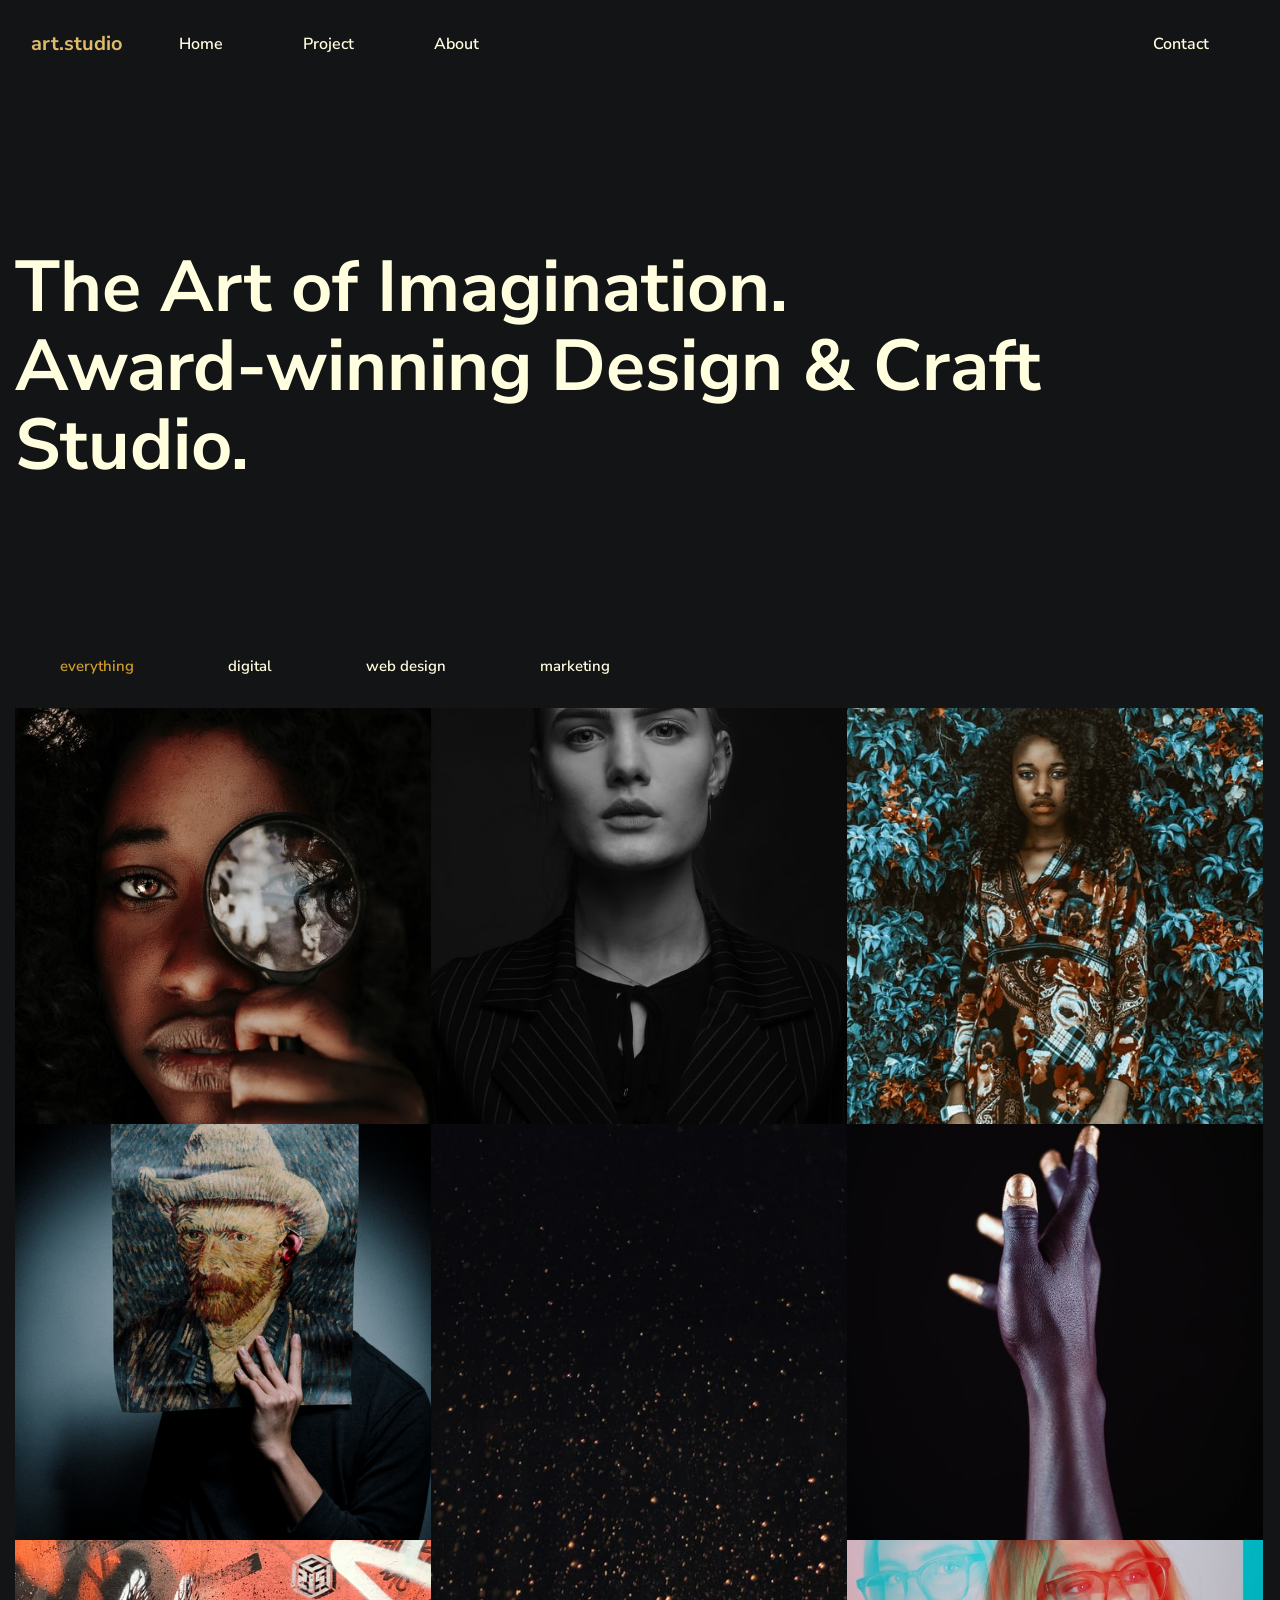
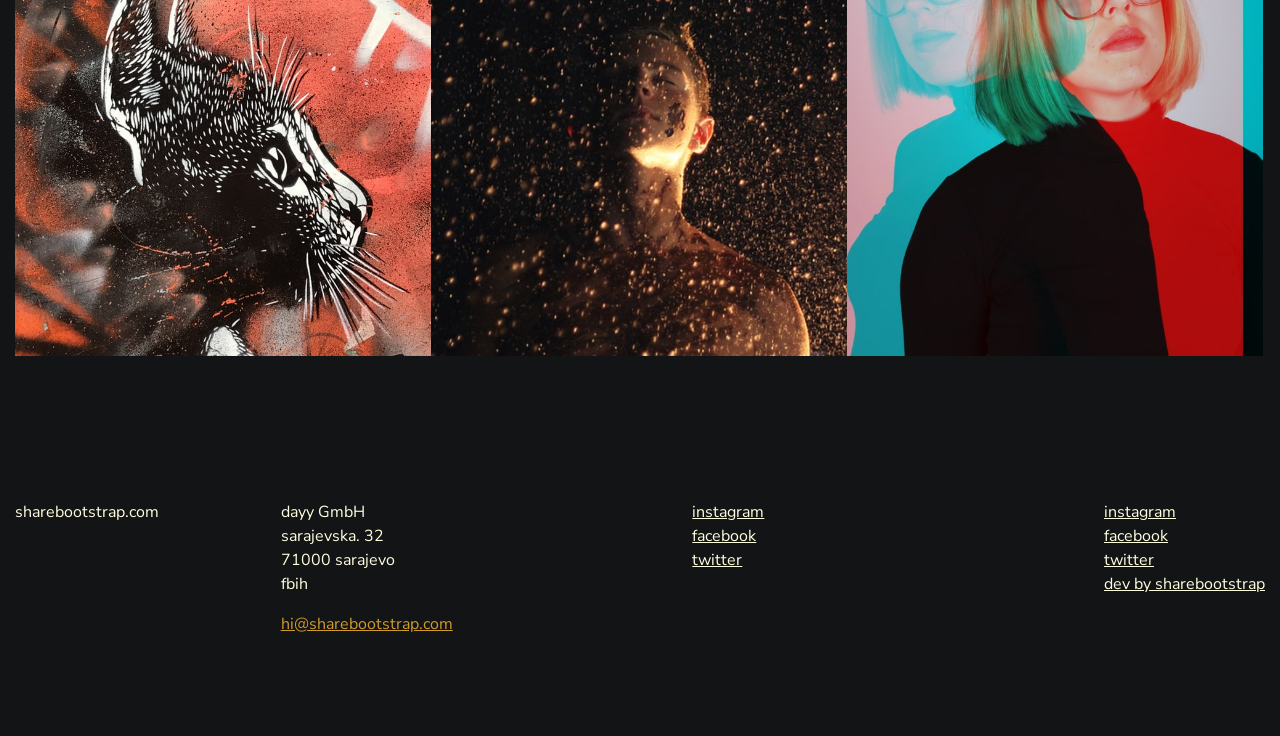
<file: index.html>
<!DOCTYPE html>
<html lang="en">

<head>
    <meta charset="utf-8">
    <meta name="viewport" content="width=device-width, initial-scale=1, shrink-to-fit=no">
    <meta http-equiv="X-UA-Compatible" content="ie=edge">
    <meta name="description" content="Free minimal portfolio web site template,minmal portfolio,porfolio,bootstrap template,html template,photography " />
    <title>Home - Free Minimal portfolio template.Art Studio template.</title>
    <link href="https://fonts.googleapis.com/css?family=Nunito+Sans:300,400,600,700,800,900&display=swap" rel="stylesheet">
    <link rel="stylesheet" href="assets/css/main.min.css">
    <link rel="stylesheet" href="assets/css/rtl.css">
</head>

<body>
    <div class="nav-main">
        <div class="container">
            <nav class="navbar navbar-expand-lg navbar-light">
                <a class="navbar-brand font-weight-bold" href="index.html">art.studio</a>
                <button class="navbar-toggler" type="button" data-toggle="collapse" data-target="#navbarNav" aria-controls="navbarNav" aria-expanded="false" aria-label="Toggle navigation">
                    <span class="navbar-toggler-icon"></span>
                </button>
                <div class="collapse navbar-collapse" id="navbarNav">
                    <ul class="navbar-nav">
                        <li class="nav-item">
                            <a class="nav-link" href="index.html">Home</a>
                        </li>
                        <li class="nav-item">
                            <a class="nav-link" href="project.html">Project</a>
                        </li>

                        <li class="nav-item">
                            <a class="nav-link" href="about.html">About</a>
                        </li>
                    </ul>

                    <ul class="navbar-nav ml-auto">


                        <li class="nav-item">
                            <a class="nav-link" href="contact.html">Contact</a>
                        </li>
                    </ul>
                </div>
            </nav>
            <!--end:Nav -->
        </div>
    </div>
    <!--end:Navigation -->
    <main role="main">
        <section class="intro">
            <div class="container">
                <div class="row d-flex  align-items-start">
                    <div class="col-md-11">
                        <h1 class="display-3">The Art of Imagination.<br>Award-winning Design &amp; Craft Studio.</h1>
                    </div>
                </div>
            </div>
        </section>
        <!--end:Intro -->
        <section class="space-md">
            <!-- portfolio -->
            <div id="portfolio" class="container">
                <div id="portfolio-filters">
                    <ul id="filters" class="p-0">
                        <li><a href="*" class="active">everything</a></li>
                        <li><a href=".digital">Digital</a></li>
                        <li><a href=".branding">Web Design</a></li>
                        <li><a href=".campaigns">Marketing</a></li>
                    </ul>
                </div>
                <div class="grid" data-cols="3" data-margin="0" data-height="1" data-masonry='{ "columnWidth": 200, "itemSelector": ".entry" }'>
                    <!-- entry -->
                    <div class="entry work-entry branding">
                        <a href="project.html">
                            <div class="entry-image imageBG" data-img="./assets/img/photo-1558212628-ad7f5fb28c5e.jpg"></div>
                            <div class="work-entry-hover">
                                <div class="work-entry-content">
                                    <div class="work-entry-title">Liber Finance</div>
                                    <div class="work-entry-cat">Web</div>
                                </div>
                            </div>
                        </a>
                    </div>
                    <!-- end:entry -->
                    <div class="entry work-entry digital">
                        <a href="project.html">
                            <div class="entry-image imageBG" data-img="./assets/img/photo-1558180702-95f1c3ae2ca3.jpg"></div>
                            <div class="work-entry-hover">
                                <div class="work-entry-content">
                                    <div class="work-entry-title">Aramark</div>
                                    <div class="work-entry-cat">Marketing</div>
                                </div>
                            </div>
                        </a>
                    </div>
                    <!-- end:entry -->
                    <div class="entry work-entry campaigns">
                        <a href="project.html">
                            <div class="entry-image imageBG" data-img="./assets/img/photo-1558118720-fa5cdebe6b3a.jpg"></div>
                            <div class="work-entry-hover">
                                <div class="work-entry-content">
                                    <div class="work-entry-title">Portfolio page</div>
                                    <div class="work-entry-cat">web design</div>
                                </div>
                            </div>
                        </a>
                    </div>
                    <!-- end:entry -->
                    <div class="entry work-entry branding">
                        <a href="project.html">
                            <div class="entry-image imageBG" data-img="./assets/img/photo-1558100984-01e6cd6fc9aa.jpg"></div>
                            <div class="work-entry-hover">
                                <div class="work-entry-content">
                                    <div class="work-entry-title">Sunday Breakfast</div>
                                    <div class="work-entry-cat">Branding</div>
                                </div>
                            </div>
                        </a>
                    </div>
                    <!-- end:entry -->
                    <div class="entry work-entry campaigns h2">
                        <a href="project.html">
                            <div class="entry-image imageBG" data-img="./assets/img/photo-1494475673543-6a6a27143fc8.jpg"></div>
                            <div class="work-entry-hover">
                                <div class="work-entry-content">
                                    <div class="work-entry-title">Sunday Breakfast</div>
                                    <div class="work-entry-cat">All</div>
                                </div>
                            </div>
                        </a>
                    </div>
                    <!-- end:entry -->
                    <div class="entry work-entry branding digital">
                        <a href="project.html">
                            <div class="entry-image imageBG" data-img="./assets/img/photo-1557941760-987c3f403d5a.jpg"></div>
                            <div class="work-entry-hover">
                                <div class="work-entry-content">
                                    <div class="work-entry-title">Pine Street</div>
                                    <div class="work-entry-cat">Web + Digital</div>
                                </div>
                            </div>
                        </a>
                    </div>
                    <!-- end:entry -->
                    <div class="entry work-entry digital">
                        <a href="project.html">
                            <div class="entry-image imageBG" data-img="./assets/img/photo-1534073828943-f801091bb18c.jpg"></div>
                            <div class="work-entry-hover">
                                <div class="work-entry-content">
                                    <div class="work-entry-title">Mobipaid</div>
                                    <div class="work-entry-cat">Branding</div>
                                </div>
                            </div>
                        </a>
                    </div>
                    <!-- end:entry -->
                    <div class="entry work-entry brading">
                        <a href="project.html">
                            <div class="entry-image imageBG" data-img="./assets/img/photo-1484755560615-a4c64e778a6c.jpg"></div>
                            <div class="work-entry-hover">
                                <div class="work-entry-content">
                                    <div class="work-entry-title">Solo Solution</div>
                                    <div class="work-entry-cat">Logo</div>
                                </div>
                            </div>
                        </a>
                    </div>
                    <!-- end:entry -->


                </div>
            </div>
            <!-- /end:portfolio -->
        </section>
    </main>
    <footer class="position-relative">
        <div class="container">
            <div class="row">

                <div class="col-lg-auto mt-4">
                    <p class="mb-4">sharebootstrap.com</p>
                </div>
                <div class="col-lg-3 mt-4 ml-auto">
                    <p>dayy GmbH
                        <br> sarajevska. 32
                        <br> 71000 sarajevo
                        <br> fbih
                    </p>
                        <a href="mailto:hi@yourdomain.com"><span style="text-decoration: underline;">hi@sharebootstrap.com</span></a>
                </div>
                <div class="col-lg-3 mt-4 ml-auto">
                    <ul class="list-unstyled footer-link">
                        <li><a href="#">instagram</a></li>
                        <li><a href="#">facebook</a></li>
                        <li><a href="#">twitter</a></li>
                    </ul>
                </div>
                <div class="col-lg-auto ml-lg-auto mt-4">
                    <ul class="list-unstyled footer-link">
                        <li><a href="#">instagram</a></li>
                        <li><a href="#">facebook</a></li>
                        <li><a href="#">twitter</a></li>
                        <!-- Please note.You are not allowed to remove credit link.Please respect that.-->
                        <li><a href="https://sharebootstrap.com">dev by sharebootstrap</a></li>
                    </ul>
                </div>
            </div>
            <!--/.row-->
        </div>
        <!--/.container-->
    </footer>
    <script src="assets/js/main.min.js"></script>
</body>

</html>
</file>
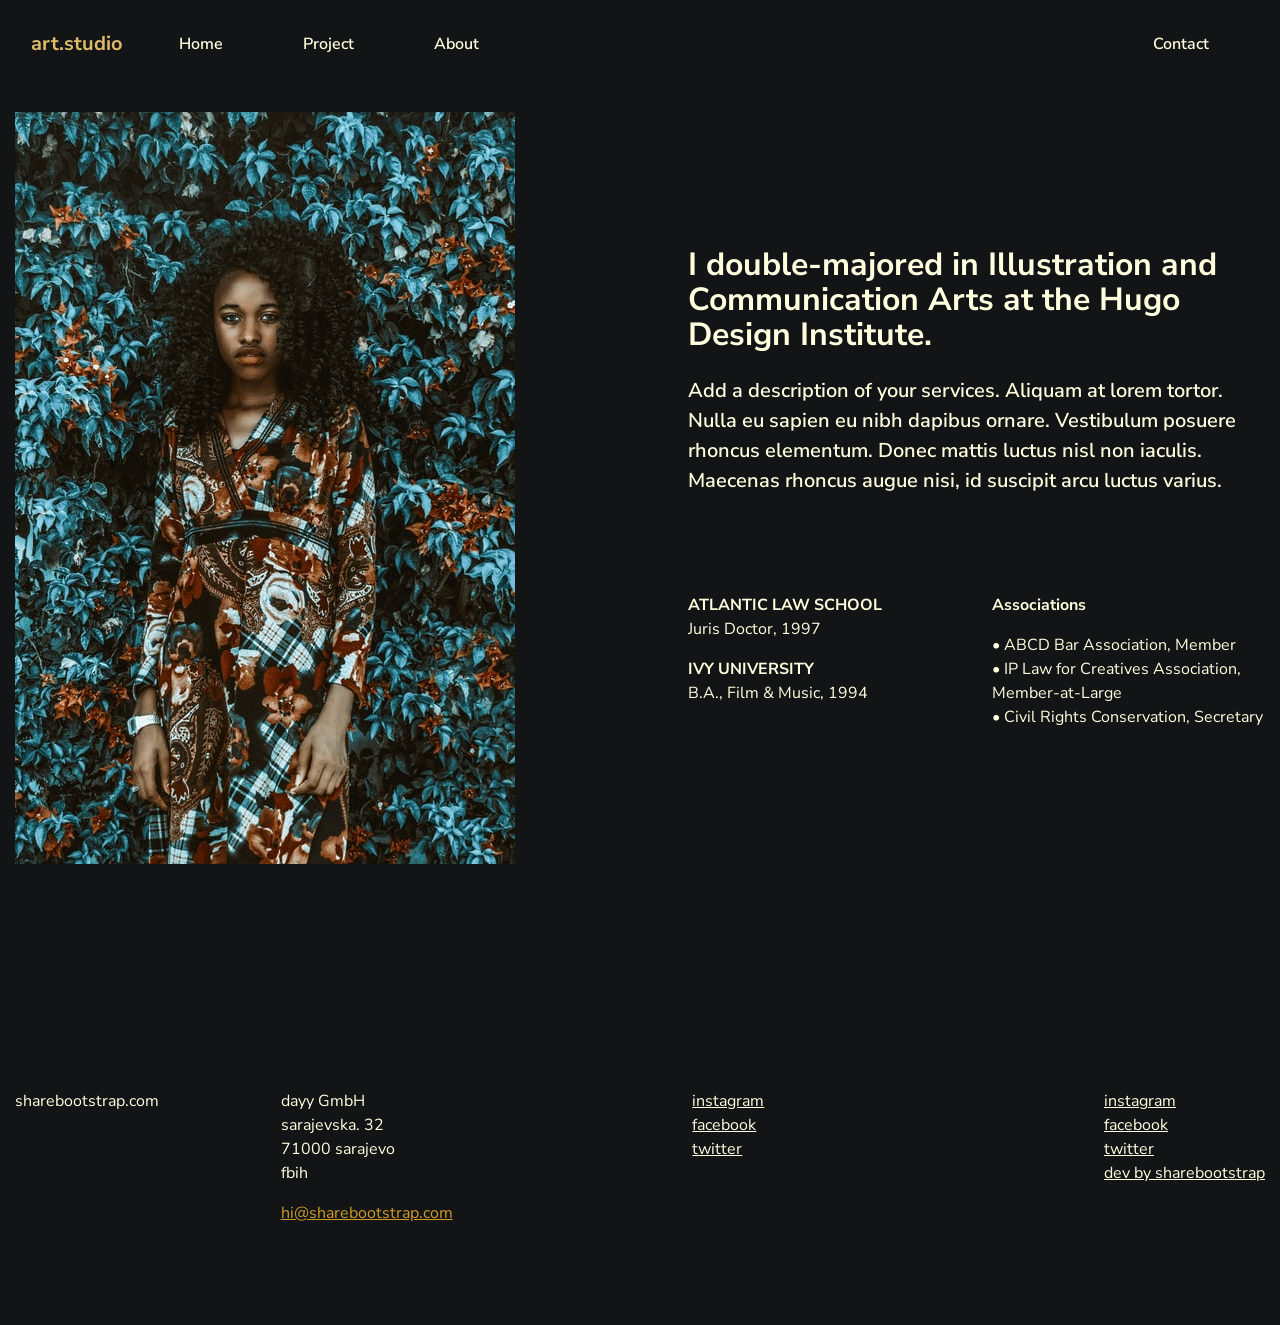
<file: about.html>
<!DOCTYPE html>
<html lang="en">

<head>
    <meta charset="utf-8">
    <meta name="viewport" content="width=device-width, initial-scale=1, shrink-to-fit=no">
    <meta http-equiv="X-UA-Compatible" content="ie=edge">
    <meta name="description" content="Free minimal portfolio web site template,minmal portfolio,porfolio,bootstrap template,html template,photography " />
    <title>Home - Free Minimal portfolio template.Art Studio template.</title>
    <link href="https://fonts.googleapis.com/css?family=Nunito+Sans:300,400,600,700,800,900&display=swap" rel="stylesheet">
    <link rel="stylesheet" href="assets/css/main.min.css">
    <link rel="stylesheet" href="assets/css/rtl.css">
</head>

<body>
    <div class="nav-main">
        <div class="container">
            <nav class="navbar navbar-expand-lg navbar-light">
                <a class="navbar-brand font-weight-bold" href="index.html">art.studio</a>
                <button class="navbar-toggler" type="button" data-toggle="collapse" data-target="#navbarNav" aria-controls="navbarNav" aria-expanded="false" aria-label="Toggle navigation">
                    <span class="navbar-toggler-icon"></span>
                </button>
                <div class="collapse navbar-collapse" id="navbarNav">
                    <ul class="navbar-nav">
                        <li class="nav-item">
                            <a class="nav-link" href="index.html">Home</a>
                        </li>
                        <li class="nav-item">
                            <a class="nav-link" href="project.html">Project</a>
                        </li>

                        <li class="nav-item">
                            <a class="nav-link" href="about.html">About</a>
                        </li>
                    </ul>

                    <ul class="navbar-nav ml-auto">


                        <li class="nav-item">
                            <a class="nav-link" href="contact.html">Contact</a>
                        </li>
                    </ul>
                </div>
            </nav>
            <!--end:Nav -->
        </div>
    </div>
    <!--end:Navigation -->
    <main role="main">
        <section class="pt-4">
            <div class="container">
                <div class="row d-flex align-items-center">
                    <div class="col-md-6">
                        <figure><img src="./assets/img/photo-1558118720-fa5cdebe6b3a.jpg" alt="" class="img-fluid">
                        </figure>
                    </div>
                    <!-- end:col -->
                    <div class="col-md-6 pl-lg-5 pl-md-5">
                        <h2>
                            I double-majored in Illustration and Communication Arts at the Hugo Design Institute.
                        </h2>
                        <p class="lead mt-4">Add a description of your services. Aliquam at lorem tortor. Nulla eu sapien eu nibh dapibus ornare. Vestibulum posuere rhoncus elementum. Donec mattis luctus nisl non iaculis. Maecenas rhoncus augue nisi, id suscipit arcu luctus varius.</p>
                        <hr class="mt-5">
                        <div class="row mt-5">
                            <div class="col-md-6">
                                <p><strong>ATLANTIC LAW SCHOOL</strong>
                                    <br>Juris Doctor, 1997</p>
                                    <p><strong>IVY UNIVERSITY</strong>
                                        <br>B.A., Film &amp; Music, 1994</p>
                            </div>
                            <div class="col-md-6">
                                <p><strong>Associations</strong>
                                    <br>
                                    <p>• ABCD Bar Association, Member
                                        <br>• IP Law for Creatives Association, Member-at-Large
                                        <br>• Civil Rights Conservation, Secretary</p>
                            </div>
                        </div>
                    </div>
                    <!-- end:col -->
                </div>
                <hr class="mt-5">
            </div>
        </section>
    </main>
    <footer class="position-relative">
        <div class="container">
            <div class="row">

                <div class="col-lg-auto mt-4">
                    <p class="mb-4">sharebootstrap.com</p>
                </div>
                <div class="col-lg-3 mt-4 ml-auto">
                    <p>dayy GmbH
                        <br> sarajevska. 32
                        <br> 71000 sarajevo
                        <br> fbih
                    </p>
                        <a href="mailto:hi@yourdomain.com"><span style="text-decoration: underline;">hi@sharebootstrap.com</span></a>
                </div>
                <div class="col-lg-3 mt-4 ml-auto">
                    <ul class="list-unstyled footer-link">
                        <li><a href="#">instagram</a></li>
                        <li><a href="#">facebook</a></li>
                        <li><a href="#">twitter</a></li>
                    </ul>
                </div>
                <div class="col-lg-auto ml-lg-auto mt-4">
                    <ul class="list-unstyled footer-link">
                        <li><a href="#">instagram</a></li>
                        <li><a href="#">facebook</a></li>
                        <li><a href="#">twitter</a></li>
                        <!-- Please note.You are not allowed to remove credit link.Please respect that.-->
                        <li><a href="https://sharebootstrap.com">dev by sharebootstrap</a></li>
                    </ul>
                </div>
            </div>
            <!--/.row-->
        </div>
        <!--/.container-->
    </footer>
    <script src="assets/js/main.min.js"></script>
</body>

</html>
</file>
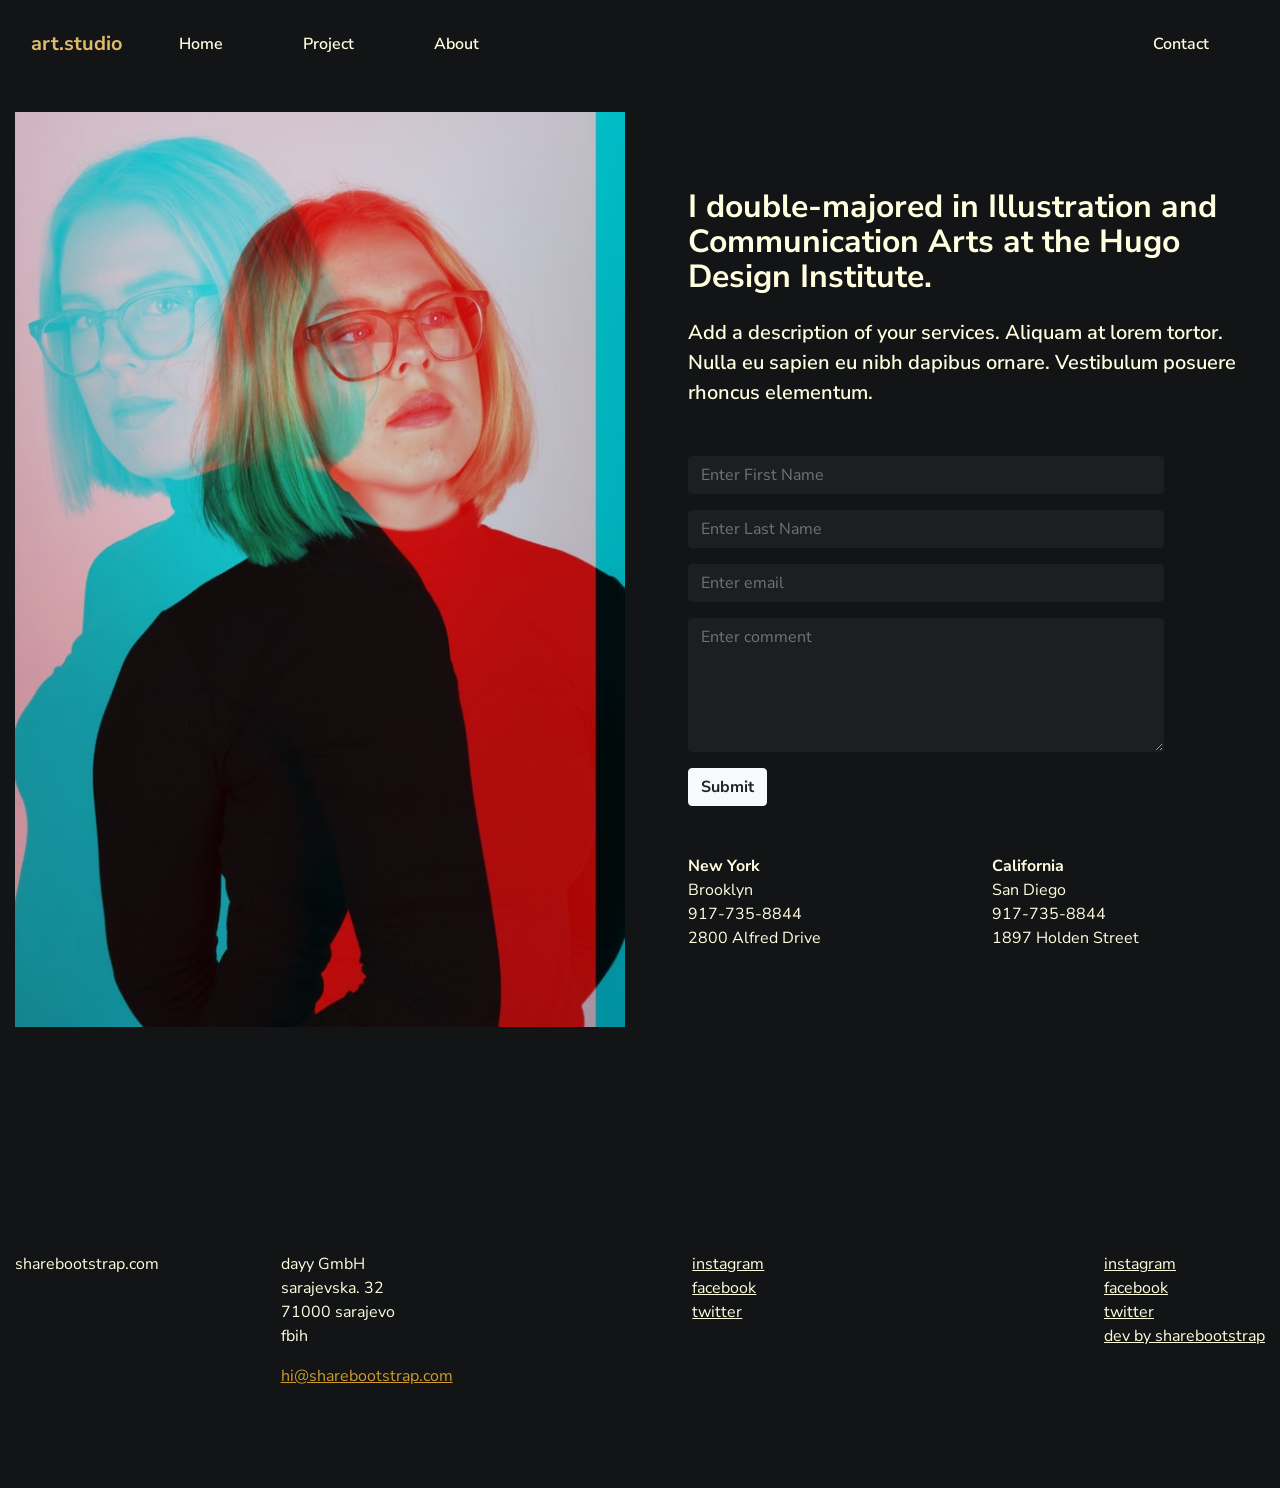
<file: contact.html>
<!DOCTYPE html>
<html lang="en">

<head>
    <meta charset="utf-8">
    <meta name="viewport" content="width=device-width, initial-scale=1, shrink-to-fit=no">
    <meta http-equiv="X-UA-Compatible" content="ie=edge">
    <meta name="description" content="Free minimal portfolio web site template,minmal portfolio,porfolio,bootstrap template,html template,photography " />
    <title>Home - Free Minimal portfolio template.Art Studio template.</title>
    <link href="https://fonts.googleapis.com/css?family=Nunito+Sans:300,400,600,700,800,900&display=swap" rel="stylesheet">
    <link rel="stylesheet" href="assets/css/main.min.css">
    <link rel="stylesheet" href="assets/css/rtl.css">
</head>

<body>
    <div class="nav-main">
        <div class="container">
            <nav class="navbar navbar-expand-lg navbar-light">
                <a class="navbar-brand font-weight-bold" href="index.html">art.studio</a>
                <button class="navbar-toggler" type="button" data-toggle="collapse" data-target="#navbarNav" aria-controls="navbarNav" aria-expanded="false" aria-label="Toggle navigation">
                    <span class="navbar-toggler-icon"></span>
                </button>
                <div class="collapse navbar-collapse" id="navbarNav">
                    <ul class="navbar-nav">
                        <li class="nav-item">
                            <a class="nav-link" href="index.html">Home</a>
                        </li>
                        <li class="nav-item">
                            <a class="nav-link" href="project.html">Project</a>
                        </li>

                        <li class="nav-item">
                            <a class="nav-link" href="about.html">About</a>
                        </li>
                    </ul>

                    <ul class="navbar-nav ml-auto">


                        <li class="nav-item">
                            <a class="nav-link" href="contact.html">Contact</a>
                        </li>
                    </ul>
                </div>
            </nav>
            <!--end:Nav -->
        </div>
    </div>
    <!--end:Navigation -->
    <main role="main">
        <section class="pt-4">
            <div class="container">
                <div class="row d-flex align-items-center justify-content-start">
                    <div class="col-md-6">
                        <figure><img src="./assets/img/photo-1484755560615-a4c64e778a6c.jpg" alt="" class="img-fluid">
                        </figure>
                    </div>
                    <!-- end:col -->
                    <div class="col-md-6 pl-lg-5 pl-md-5">
                        <h2>
                            I double-majored in Illustration and Communication Arts at the Hugo Design Institute.
                        </h2>
                        <p class="lead mt-4">Add a description of your services. Aliquam at lorem tortor. Nulla eu sapien eu nibh dapibus ornare. Vestibulum posuere rhoncus elementum.</p>


                        <div class="contact-form mt-5">
                            <div class="form-group row">

                                <div class="col-sm-10">
                                    <input type="text" class="form-control" id="fname" placeholder="Enter First Name" name="fname">
                                </div>
                            </div>
                            <div class="form-group row">

                                <div class="col-sm-10">
                                    <input type="text" class="form-control" id="lname" placeholder="Enter Last Name" name="lname">
                                </div>
                            </div>
                            <div class="form-group row">

                                <div class="col-sm-10">
                                    <input type="email" class="form-control" id="email" placeholder="Enter email" name="email">
                                </div>
                            </div>
                            <div class="form-group row">

                                <div class="col-sm-10">
                                    <textarea class="form-control" rows="5" id="comment" placeholder="Enter comment"></textarea>
                                </div>
                            </div>
                            <div class="form-group row">
                                <div class="col-sm-offset-2 col-sm-10">
                                    <button type="submit" class="btn btn-light font-weight-bold">Submit</button>
                                </div>
                            </div>
                        </div>
                        <!-- end:contact -->
                        <div class="row mt-5">
                            <div class="col-md-6">
                                <p>
                                    <strong>New York</strong>
                                    <br>
                                Brooklyn
                                    <br>
                                    917-735-8844
                                    <br>
                               2800  Alfred Drive
                                </p>
                            </div>
                            <!-- end:col -->
                            <div class="col-md-6">
                                <p>
                                    <strong>California</strong>
                                    <br>
                                    San Diego
                                    <br>
                                    917-735-8844
                                    <br>
                                    1897  Holden Street
                                </p>
                            </div>
                            <!-- end:col -->
                        </div>
                    </div>
                    <!-- end:col -->
                </div>
                <hr class="mt-5">
            </div>
        </section>
    </main>
    <footer class="position-relative">
        <div class="container">
            <div class="row">

                <div class="col-lg-auto mt-4">
                    <p class="mb-4">sharebootstrap.com</p>
                </div>
                <div class="col-lg-3 mt-4 ml-auto">
                    <p>dayy GmbH
                        <br> sarajevska. 32
                        <br> 71000 sarajevo
                        <br> fbih
                    </p>
                        <a href="mailto:hi@yourdomain.com"><span style="text-decoration: underline;">hi@sharebootstrap.com</span></a>
                </div>
                <div class="col-lg-3 mt-4 ml-auto">
                    <ul class="list-unstyled footer-link">
                        <li><a href="#">instagram</a></li>
                        <li><a href="#">facebook</a></li>
                        <li><a href="#">twitter</a></li>
                    </ul>
                </div>
                <div class="col-lg-auto ml-lg-auto mt-4">
                    <ul class="list-unstyled footer-link">
                        <li><a href="#">instagram</a></li>
                        <li><a href="#">facebook</a></li>
                        <li><a href="#">twitter</a></li>
                        <!-- Please note.You are not allowed to remove credit link.Please respect that.-->
                        <li><a href="https://sharebootstrap.com">dev by sharebootstrap</a></li>
                    </ul>
                </div>
            </div>
            <!--/.row-->
        </div>
        <!--/.container-->
    </footer>
    <script src="assets/js/main.min.js"></script>
</body>

</html>
</file>
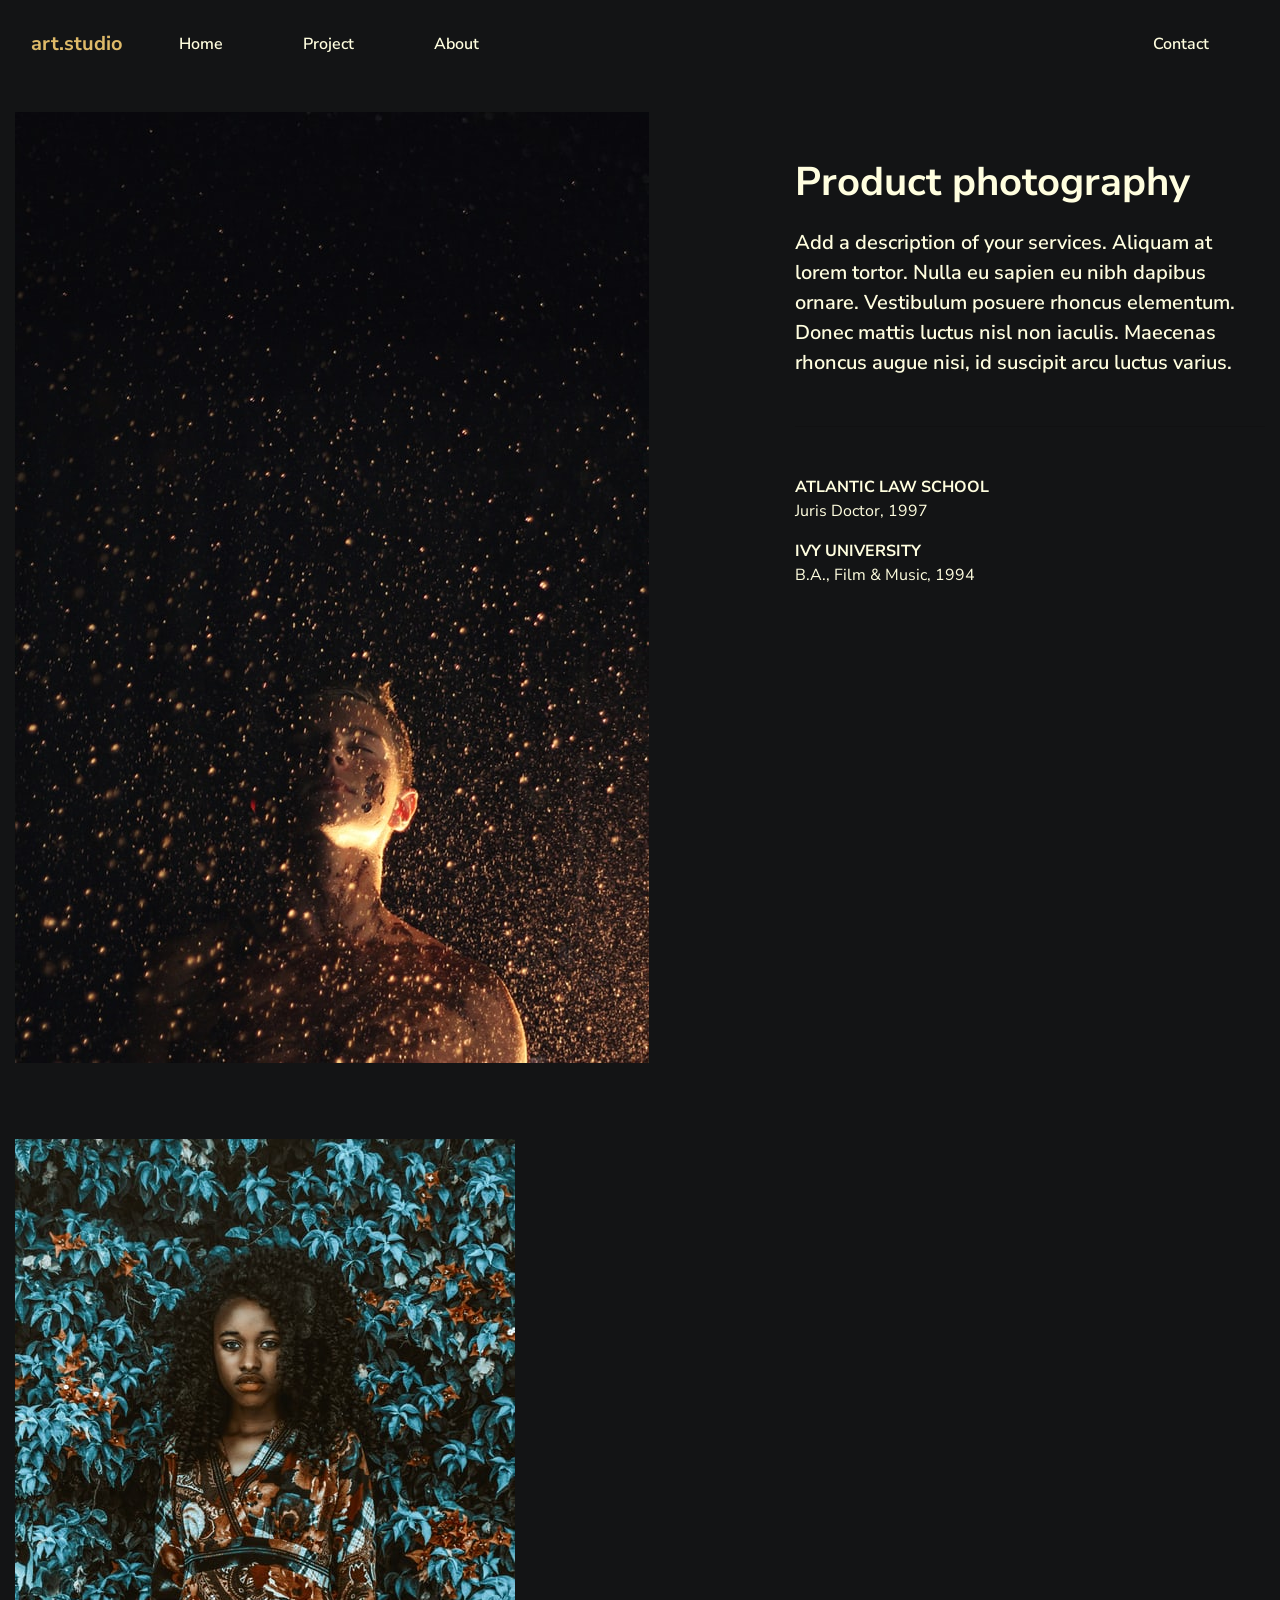
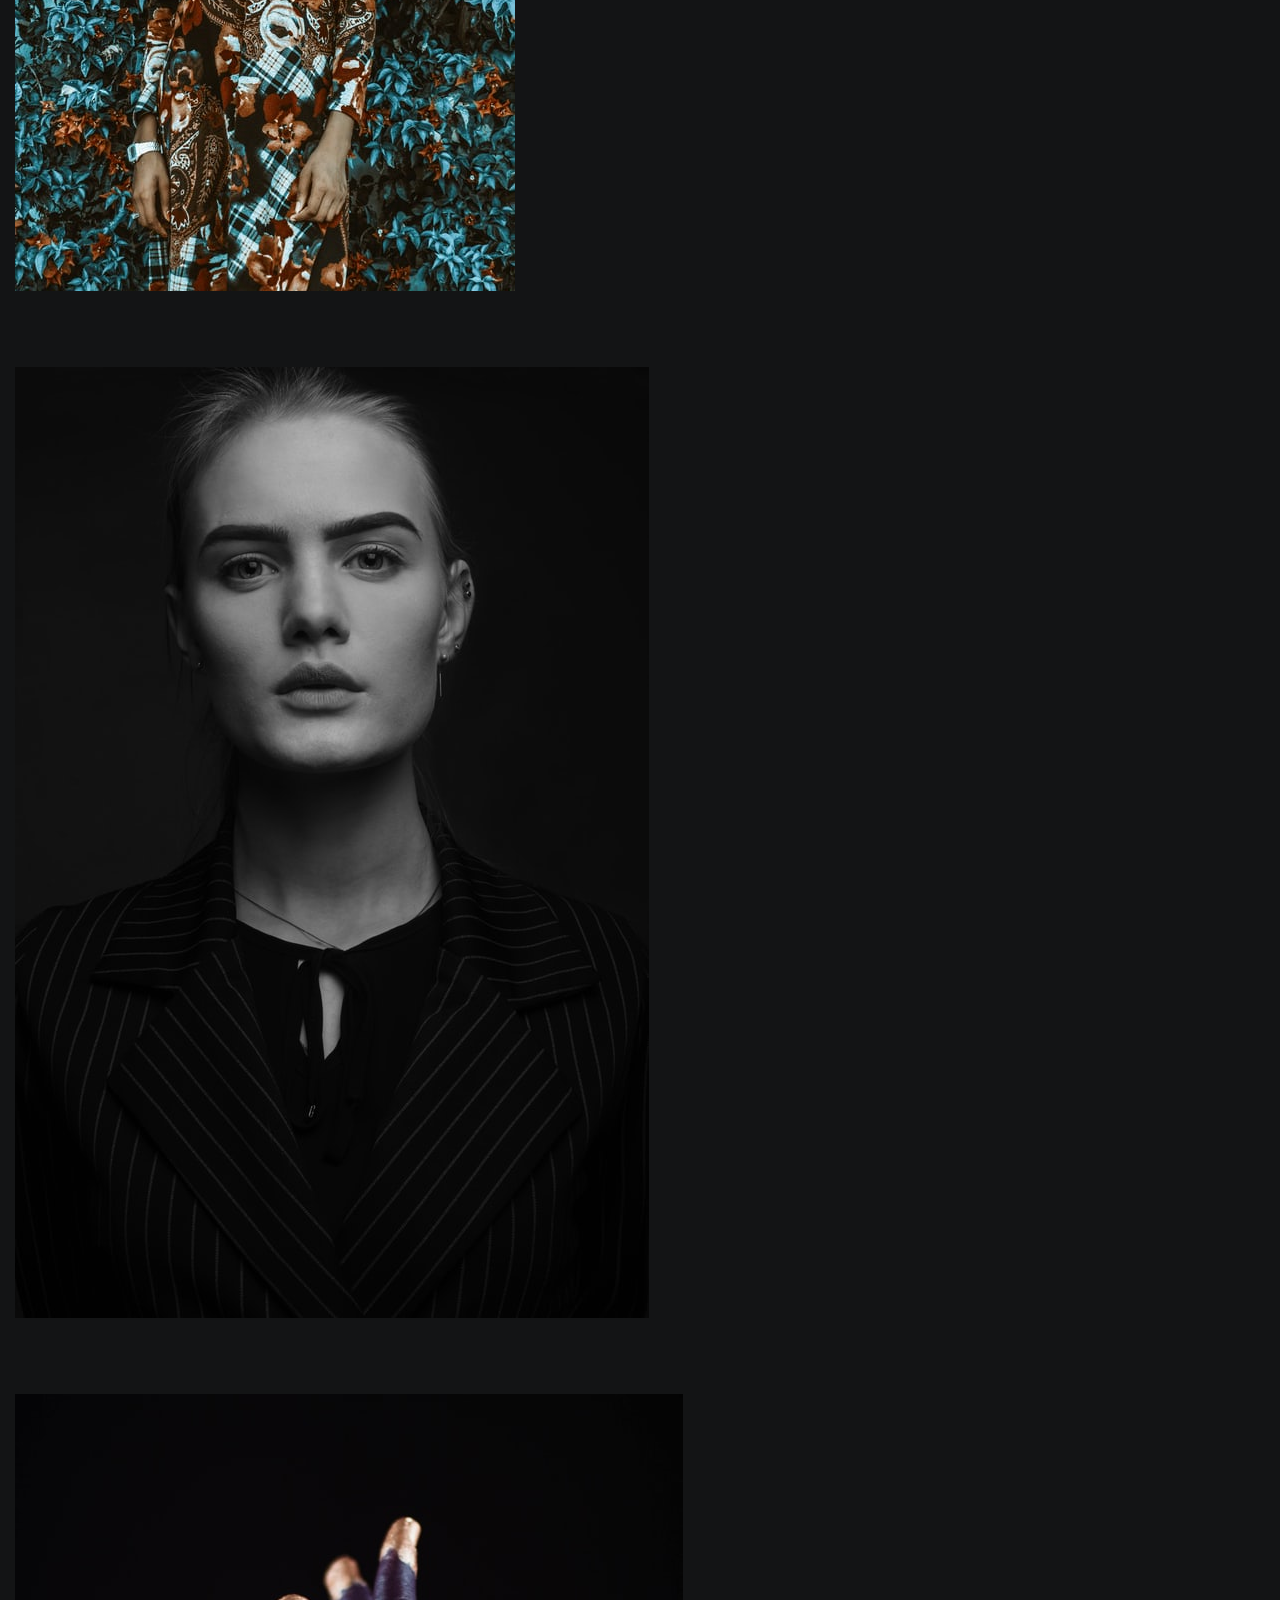
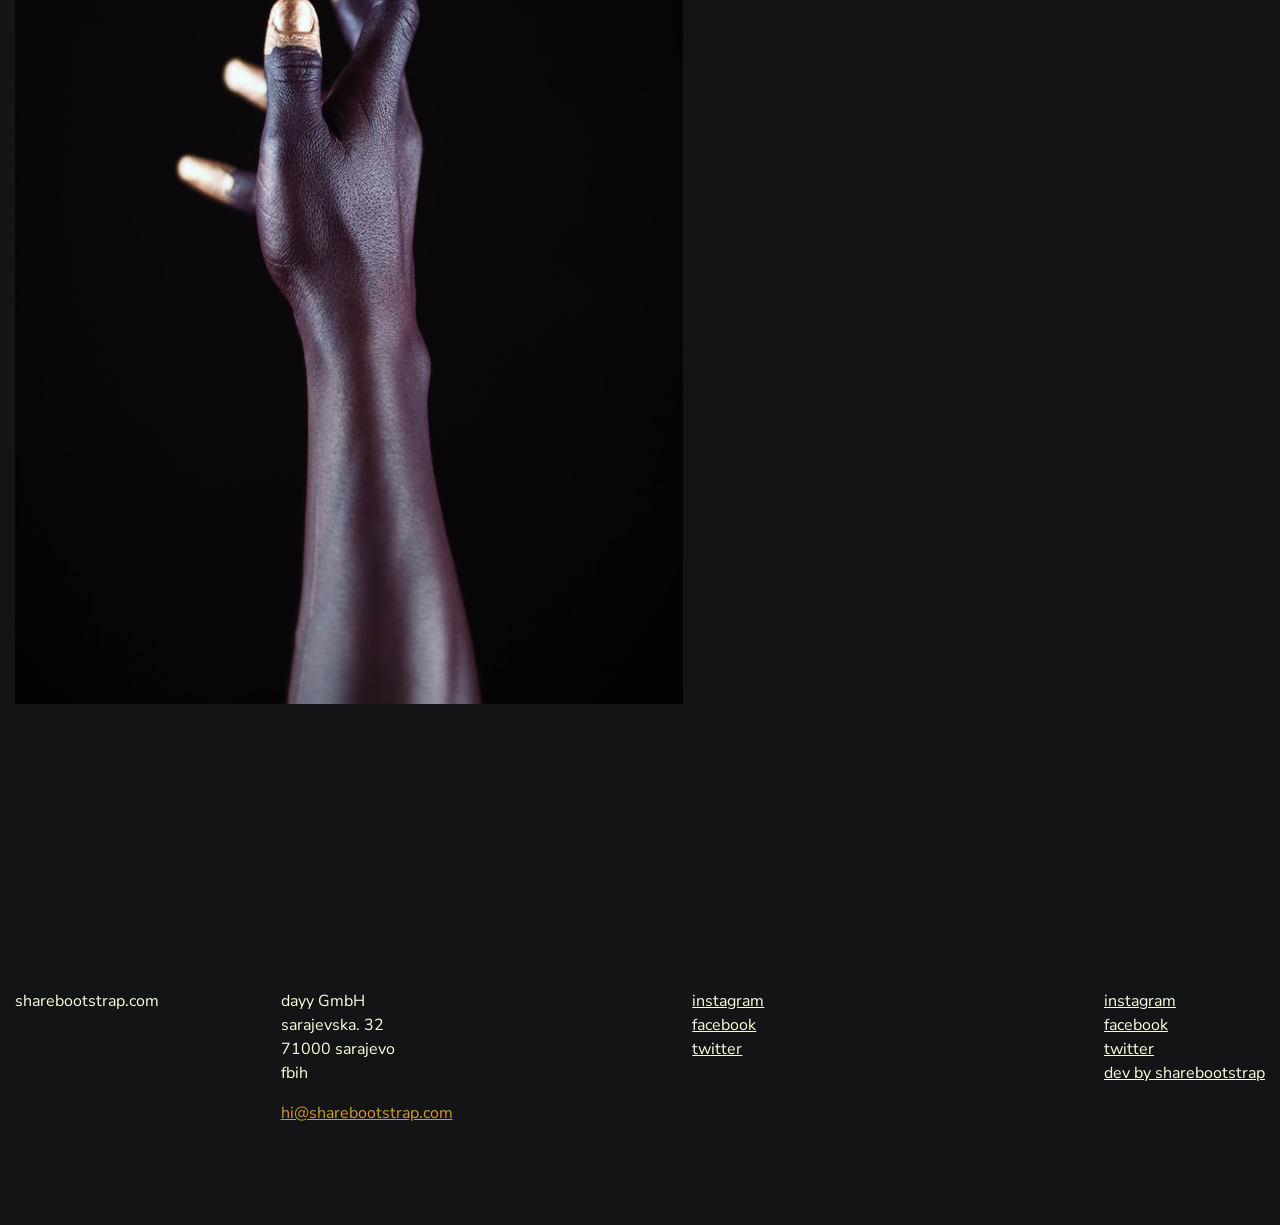
<file: project.html>
<!DOCTYPE html>
<html lang="en">

<head>
    <meta charset="utf-8">
    <meta name="viewport" content="width=device-width, initial-scale=1, shrink-to-fit=no">
    <meta http-equiv="X-UA-Compatible" content="ie=edge">
    <meta name="description" content="Free minimal portfolio web site template,minmal portfolio,porfolio,bootstrap template,html template,photography " />
    <title>Home - Free Minimal portfolio template.Art Studio template.</title>
    <link href="https://fonts.googleapis.com/css?family=Nunito+Sans:300,400,600,700,800,900&display=swap" rel="stylesheet">
    <link rel="stylesheet" href="assets/css/main.min.css">
    <link rel="stylesheet" href="assets/css/rtl.css">
</head>

<body>
    <div class="nav-main">
        <div class="container">
            <nav class="navbar navbar-expand-lg navbar-light">
                <a class="navbar-brand font-weight-bold" href="index.html">art.studio</a>
                <button class="navbar-toggler" type="button" data-toggle="collapse" data-target="#navbarNav" aria-controls="navbarNav" aria-expanded="false" aria-label="Toggle navigation">
                    <span class="navbar-toggler-icon"></span>
                </button>
                <div class="collapse navbar-collapse" id="navbarNav">
                    <ul class="navbar-nav">
                        <li class="nav-item">
                            <a class="nav-link" href="index.html">Home</a>
                        </li>
                        <li class="nav-item">
                            <a class="nav-link" href="project.html">Project</a>
                        </li>

                        <li class="nav-item">
                            <a class="nav-link" href="about.html">About</a>
                        </li>
                    </ul>

                    <ul class="navbar-nav ml-auto">


                        <li class="nav-item">
                            <a class="nav-link" href="contact.html">Contact</a>
                        </li>
                    </ul>
                </div>
            </nav>
            <!--end:Nav -->
        </div>
    </div>
    <!--end:Navigation -->
    <main role="main">
        <section class="pt-4">
            <div class="container">
                <div class="row">
                    <div class="col-md-7">
                        <div class="project-sidebar">
                            <!-- Place your project images here -->
                            <figure><img src="./assets/img/photo-1494475673543-6a6a27143fc8.jpg" alt="" class="img-fluid"></figure>
                            <figure><img src="./assets/img/photo-1558118720-fa5cdebe6b3a.jpg" alt="" class="img-fluid"></figure>
                            <figure><img src="./assets/img/photo-1558180702-95f1c3ae2ca3.jpg" alt="" class="img-fluid"></figure>
                            <figure><img src="./assets/img/photo-1557941760-987c3f403d5a.jpg" alt="" class="img-fluid"> </figure>
                        </div>
                    </div>
                    <!-- end:col -->
                    <div class="col-md-5 pl-lg-5 pl-md-5">
                        <div class="sticky-top pt-5">
                            <h1>
                                Product photography
                            </h1>
                            <p class="lead mt-4">Add a description of your services. Aliquam at lorem tortor. Nulla eu sapien eu nibh dapibus ornare. Vestibulum posuere rhoncus elementum. Donec mattis luctus nisl non iaculis. Maecenas rhoncus augue nisi, id suscipit arcu luctus varius.</p>
                            <hr class="mt-5">
                            <div class="row mt-5">
                                <div class="col-md-12">
                                    <p><strong>ATLANTIC LAW SCHOOL</strong>
                                        <br>Juris Doctor, 1997</p>
                                        <p><strong>IVY UNIVERSITY</strong>
                                            <br>B.A., Film &amp; Music, 1994</p>
                                </div>

                            </div>
                            <!-- end:col -->
                        </div>
                    </div>
                </div>
                <!-- end:row -->
                <hr class="mt-5">
            </div>
        </section>
    </main>
    <footer class="position-relative">
        <div class="container">
            <div class="row">

                <div class="col-lg-auto mt-4">
                    <p class="mb-4">sharebootstrap.com</p>
                </div>
                <div class="col-lg-3 mt-4 ml-auto">
                    <p>dayy GmbH
                        <br> sarajevska. 32
                        <br> 71000 sarajevo
                        <br> fbih
                    </p>
                        <a href="mailto:hi@yourdomain.com"><span style="text-decoration: underline;">hi@sharebootstrap.com</span></a>
                </div>
                <div class="col-lg-3 mt-4 ml-auto">
                    <ul class="list-unstyled footer-link">
                        <li><a href="#">instagram</a></li>
                        <li><a href="#">facebook</a></li>
                        <li><a href="#">twitter</a></li>
                    </ul>
                </div>
                <div class="col-lg-auto ml-lg-auto mt-4">
                    <ul class="list-unstyled footer-link">
                        <li><a href="#">instagram</a></li>
                        <li><a href="#">facebook</a></li>
                        <li><a href="#">twitter</a></li>
                        <!-- Please note.You are not allowed to remove credit link.Please respect that.-->
                        <li><a href="https://sharebootstrap.com">dev by sharebootstrap</a></li>
                    </ul>
                </div>
            </div>
            <!--/.row-->
        </div>
        <!--/.container-->
    </footer>
    <script src="assets/js/main.min.js"></script>
</body>

</html>
</file>
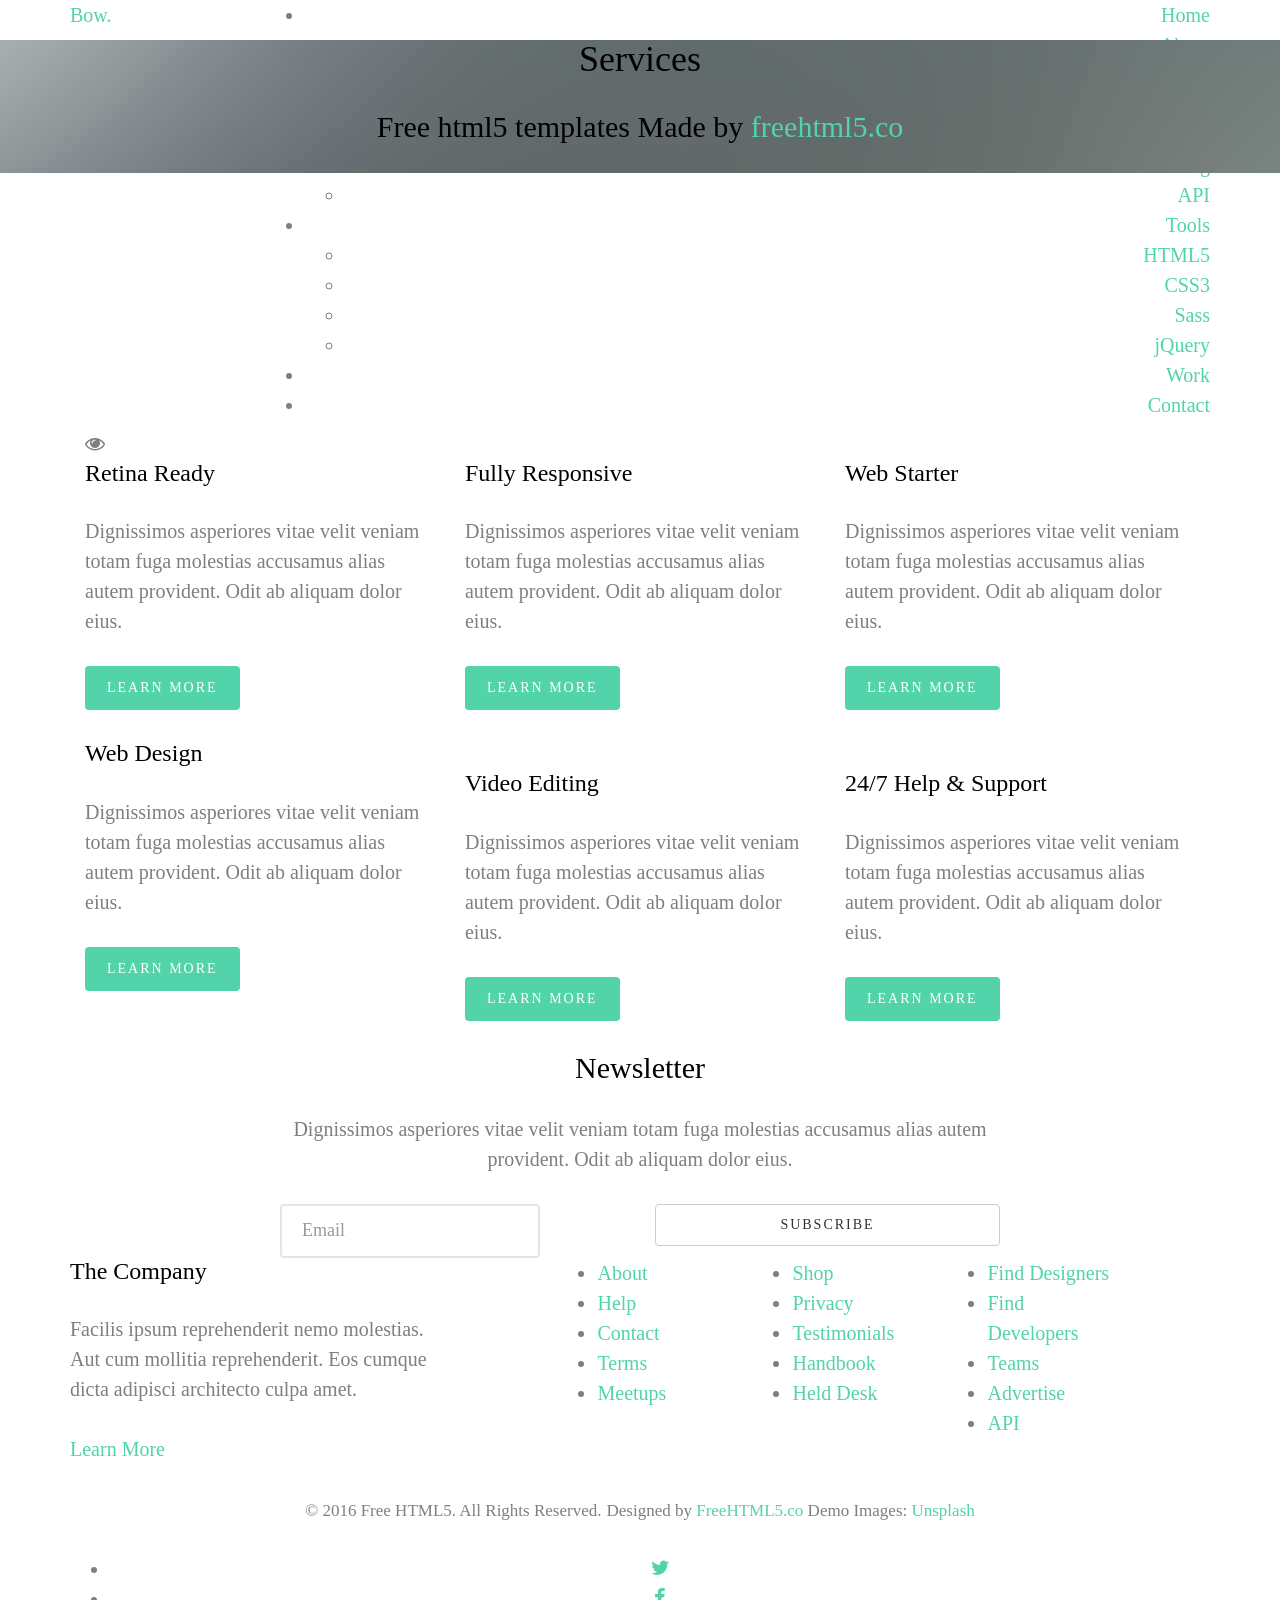
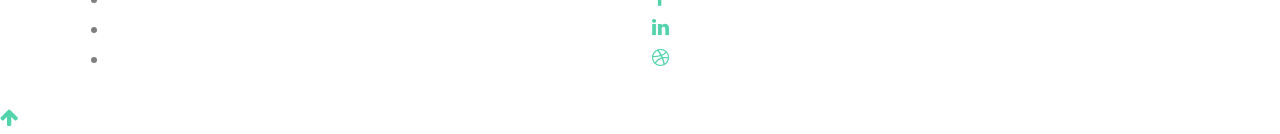
<file: services.html>
<!DOCTYPE HTML>
<html>
	<head>
	<meta charset="utf-8">
	<meta http-equiv="X-UA-Compatible" content="IE=edge">
	<title>Bow &mdash; Free Website Template, Free HTML5 Template by FreeHTML5.co</title>
	<meta name="viewport" content="width=device-width, initial-scale=1">
	<meta name="description" content="Free HTML5 Website Template by FreeHTML5.co" />
	<meta name="keywords" content="free website templates, free html5, free template, free bootstrap, free website template, html5, css3, mobile first, responsive" />
	<meta name="author" content="FreeHTML5.co" />

	
  <!-- 
	//////////////////////////////////////////////////////

	FREE HTML5 TEMPLATE 
	DESIGNED & DEVELOPED by FreeHTML5.co
		
	Website: 		http://freehtml5.co/
	Email: 			info@freehtml5.co
	Twitter: 		http://twitter.com/fh5co
	Facebook: 		https://www.facebook.com/fh5co

	//////////////////////////////////////////////////////
	 -->

  	<!-- Facebook and Twitter integration -->
	<meta property="og:title" content=""/>
	<meta property="og:image" content=""/>
	<meta property="og:url" content=""/>
	<meta property="og:site_name" content=""/>
	<meta property="og:description" content=""/>
	<meta name="twitter:title" content="" />
	<meta name="twitter:image" content="" />
	<meta name="twitter:url" content="" />
	<meta name="twitter:card" content="" />

	<!-- <link href='https://fonts.googleapis.com/css?family=Work+Sans:400,300,600,400italic,700' rel='stylesheet' type='text/css'> -->
	
	<!-- Animate.css -->
	<link rel="stylesheet" href="css/animate.css">
	<!-- Icomoon Icon Fonts-->
	<link rel="stylesheet" href="css/icomoon.css">
	<!-- Bootstrap  -->
	<link rel="stylesheet" href="css/bootstrap.css">

	<!-- Magnific Popup -->
	<link rel="stylesheet" href="css/magnific-popup.css">

	<!-- Theme style  -->
	<link rel="stylesheet" href="css/style.css">

	<!-- Modernizr JS -->
	<script src="js/modernizr-2.6.2.min.js"></script>
	<!-- FOR IE9 below -->
	<!--[if lt IE 9]>
	<script src="js/respond.min.js"></script>
	<![endif]-->

	</head>
	<body>
		
	<div class="fh5co-loader"></div>
	
	<div id="page">
	<nav class="fh5co-nav" role="navigation">
		<div class="container">
			<div class="row">
				<div class="col-xs-2">
					<div id="fh5co-logo"><a href="index.html">Bow.</a></div>
				</div>
				<div class="col-xs-10 text-right menu-1">
					<ul>
						<li><a href="index.html">Home</a></li>
						<li><a href="about.html">About</a></li>
						<li class="has-dropdown active">
							<a href="services.html">Services</a>
							<ul class="dropdown">
								<li><a href="#">Web Design</a></li>
								<li><a href="#">eCommerce</a></li>
								<li><a href="#">Branding</a></li>
								<li><a href="#">API</a></li>
							</ul>
						</li>
						<li class="has-dropdown">
							<a href="#">Tools</a>
							<ul class="dropdown">
								<li><a href="#">HTML5</a></li>
								<li><a href="#">CSS3</a></li>
								<li><a href="#">Sass</a></li>
								<li><a href="#">jQuery</a></li>
							</ul>
						</li>
						<li><a href="work.html">Work</a></li>
						<li><a href="contact.html">Contact</a></li>
					</ul>
				</div>
			</div>
			
		</div>
	</nav>

	<header id="fh5co-header" class="fh5co-cover fh5co-cover-sm" role="banner" style="background-image:url(images/img_bg_2.jpg);">
		<div class="overlay"></div>
		<div class="container">
			<div class="row">
				<div class="col-md-8 col-md-offset-2 text-center">
					<div class="display-t">
						<div class="display-tc animate-box" data-animate-effect="fadeIn">
							<h1>Services</h1>
							<h2>Free html5 templates Made by <a href="http://freehtml5.co" target="_blank">freehtml5.co</a></h2>
						</div>
					</div>
				</div>
			</div>
		</div>
	</header>
	
	<div id="fh5co-services-section">
		<div class="container">
			<div class="col-md-4 col-sm-4">
				<div class="feature-center">
					<span class="icon">
						<i class="icon-eye"></i>
					</span>
					<h3>Retina Ready</h3>
					<p>Dignissimos asperiores vitae velit veniam totam fuga molestias accusamus alias autem provident. Odit ab aliquam dolor eius.</p>
					<p><a href="#" class="btn btn-primary">Learn More</a></p>
				</div>
			</div>
			<div class="col-md-4 col-sm-4">
				<div class="feature-center">
					<span class="icon">
						<i class="icon-command"></i>
					</span>
					<h3>Fully Responsive</h3>
					<p>Dignissimos asperiores vitae velit veniam totam fuga molestias accusamus alias autem provident. Odit ab aliquam dolor eius.</p>
					<p><a href="#" class="btn btn-primary">Learn More</a></p>
				</div>
			</div>
			<div class="col-md-4 col-sm-4">
				<div class="feature-center">
					<span class="icon">
						<i class="icon-power"></i>
					</span>
					<h3>Web Starter</h3>
					<p>Dignissimos asperiores vitae velit veniam totam fuga molestias accusamus alias autem provident. Odit ab aliquam dolor eius.</p>
					<p><a href="#" class="btn btn-primary">Learn More</a></p>
				</div>
			</div>

			<div class="col-md-4 col-sm-4">
				<div class="feature-center">
					<span class="icon">
						<i class="icon-brush"></i>
					</span>
					<h3>Web Design</h3>
					<p>Dignissimos asperiores vitae velit veniam totam fuga molestias accusamus alias autem provident. Odit ab aliquam dolor eius.</p>
					<p><a href="#" class="btn btn-primary">Learn More</a></p>
				</div>
			</div>
			<div class="col-md-4 col-sm-4">
				<div class="feature-center">
					<span class="icon">
						<i class="icon-video2"></i>
					</span>
					<h3>Video Editing</h3>
					<p>Dignissimos asperiores vitae velit veniam totam fuga molestias accusamus alias autem provident. Odit ab aliquam dolor eius.</p>
					<p><a href="#" class="btn btn-primary">Learn More</a></p>
				</div>
			</div>
			<div class="col-md-4 col-sm-4">
				<div class="feature-center">
					<span class="icon">
						<i class="icon-help2"></i>
					</span>
					<h3>24/7 Help &amp; Support</h3>
					<p>Dignissimos asperiores vitae velit veniam totam fuga molestias accusamus alias autem provident. Odit ab aliquam dolor eius.</p>
					<p><a href="#" class="btn btn-primary">Learn More</a></p>
				</div>
			</div>
		</div>
	</div>

	<div id="fh5co-started">
		<div class="container">
			<div class="row animate-box">
				<div class="col-md-8 col-md-offset-2 text-center fh5co-heading">
					<h2>Newsletter</h2>
					<p>Dignissimos asperiores vitae velit veniam totam fuga molestias accusamus alias autem provident. Odit ab aliquam dolor eius.</p>
				</div>
			</div>
			<div class="row animate-box">
				<div class="col-md-8 col-md-offset-2">
					<form class="form-inline">
						<div class="col-md-6 col-sm-6">
							<div class="form-group">
								<label for="email" class="sr-only">Email</label>
								<input type="email" class="form-control" id="email" placeholder="Email">
							</div>
						</div>
						<div class="col-md-6 col-sm-6">
							<button type="submit" class="btn btn-default btn-block">Subscribe</button>
						</div>
					</form>
				</div>
			</div>
		</div>
	</div>

	<footer id="fh5co-footer" role="contentinfo">
		<div class="container">
			<div class="row row-pb-md">
				<div class="col-md-4 fh5co-widget">
					<h3>The Company</h3>
					<p>Facilis ipsum reprehenderit nemo molestias. Aut cum mollitia reprehenderit. Eos cumque dicta adipisci architecto culpa amet.</p>
					<p><a href="#">Learn More</a></p>
				</div>
				<div class="col-md-2 col-sm-4 col-xs-6 col-md-push-1">
					<ul class="fh5co-footer-links">
						<li><a href="#">About</a></li>
						<li><a href="#">Help</a></li>
						<li><a href="#">Contact</a></li>
						<li><a href="#">Terms</a></li>
						<li><a href="#">Meetups</a></li>
					</ul>
				</div>

				<div class="col-md-2 col-sm-4 col-xs-6 col-md-push-1">
					<ul class="fh5co-footer-links">
						<li><a href="#">Shop</a></li>
						<li><a href="#">Privacy</a></li>
						<li><a href="#">Testimonials</a></li>
						<li><a href="#">Handbook</a></li>
						<li><a href="#">Held Desk</a></li>
					</ul>
				</div>

				<div class="col-md-2 col-sm-4 col-xs-6 col-md-push-1">
					<ul class="fh5co-footer-links">
						<li><a href="#">Find Designers</a></li>
						<li><a href="#">Find Developers</a></li>
						<li><a href="#">Teams</a></li>
						<li><a href="#">Advertise</a></li>
						<li><a href="#">API</a></li>
					</ul>
				</div>
			</div>

			<div class="row copyright">
				<div class="col-md-12 text-center">
					<p>
						<small class="block">&copy; 2016 Free HTML5. All Rights Reserved.</small> 
						<small class="block">Designed by <a href="http://freehtml5.co/" target="_blank">FreeHTML5.co</a> Demo Images: <a href="http://unsplash.co/" target="_blank">Unsplash</a></small>
					</p>
					<p>
						<ul class="fh5co-social-icons">
							<li><a href="#"><i class="icon-twitter"></i></a></li>
							<li><a href="#"><i class="icon-facebook"></i></a></li>
							<li><a href="#"><i class="icon-linkedin"></i></a></li>
							<li><a href="#"><i class="icon-dribbble"></i></a></li>
						</ul>
					</p>
				</div>
			</div>

		</div>
	</footer>
	</div>

	<div class="gototop js-top">
		<a href="#" class="js-gotop"><i class="icon-arrow-up"></i></a>
	</div>
	
	<!-- jQuery -->
	<script src="js/jquery.min.js"></script>
	<!-- jQuery Easing -->
	<script src="js/jquery.easing.1.3.js"></script>
	<!-- Bootstrap -->
	<script src="js/bootstrap.min.js"></script>
	<!-- Waypoints -->
	<script src="js/jquery.waypoints.min.js"></script>
	<!-- countTo -->
	<script src="js/jquery.countTo.js"></script>
	<!-- Magnific Popup -->
	<script src="js/jquery.magnific-popup.min.js"></script>
	<script src="js/magnific-popup-options.js"></script>
	<!-- Main -->
	<script src="js/main.js"></script>

	</body>
</html>
</file>
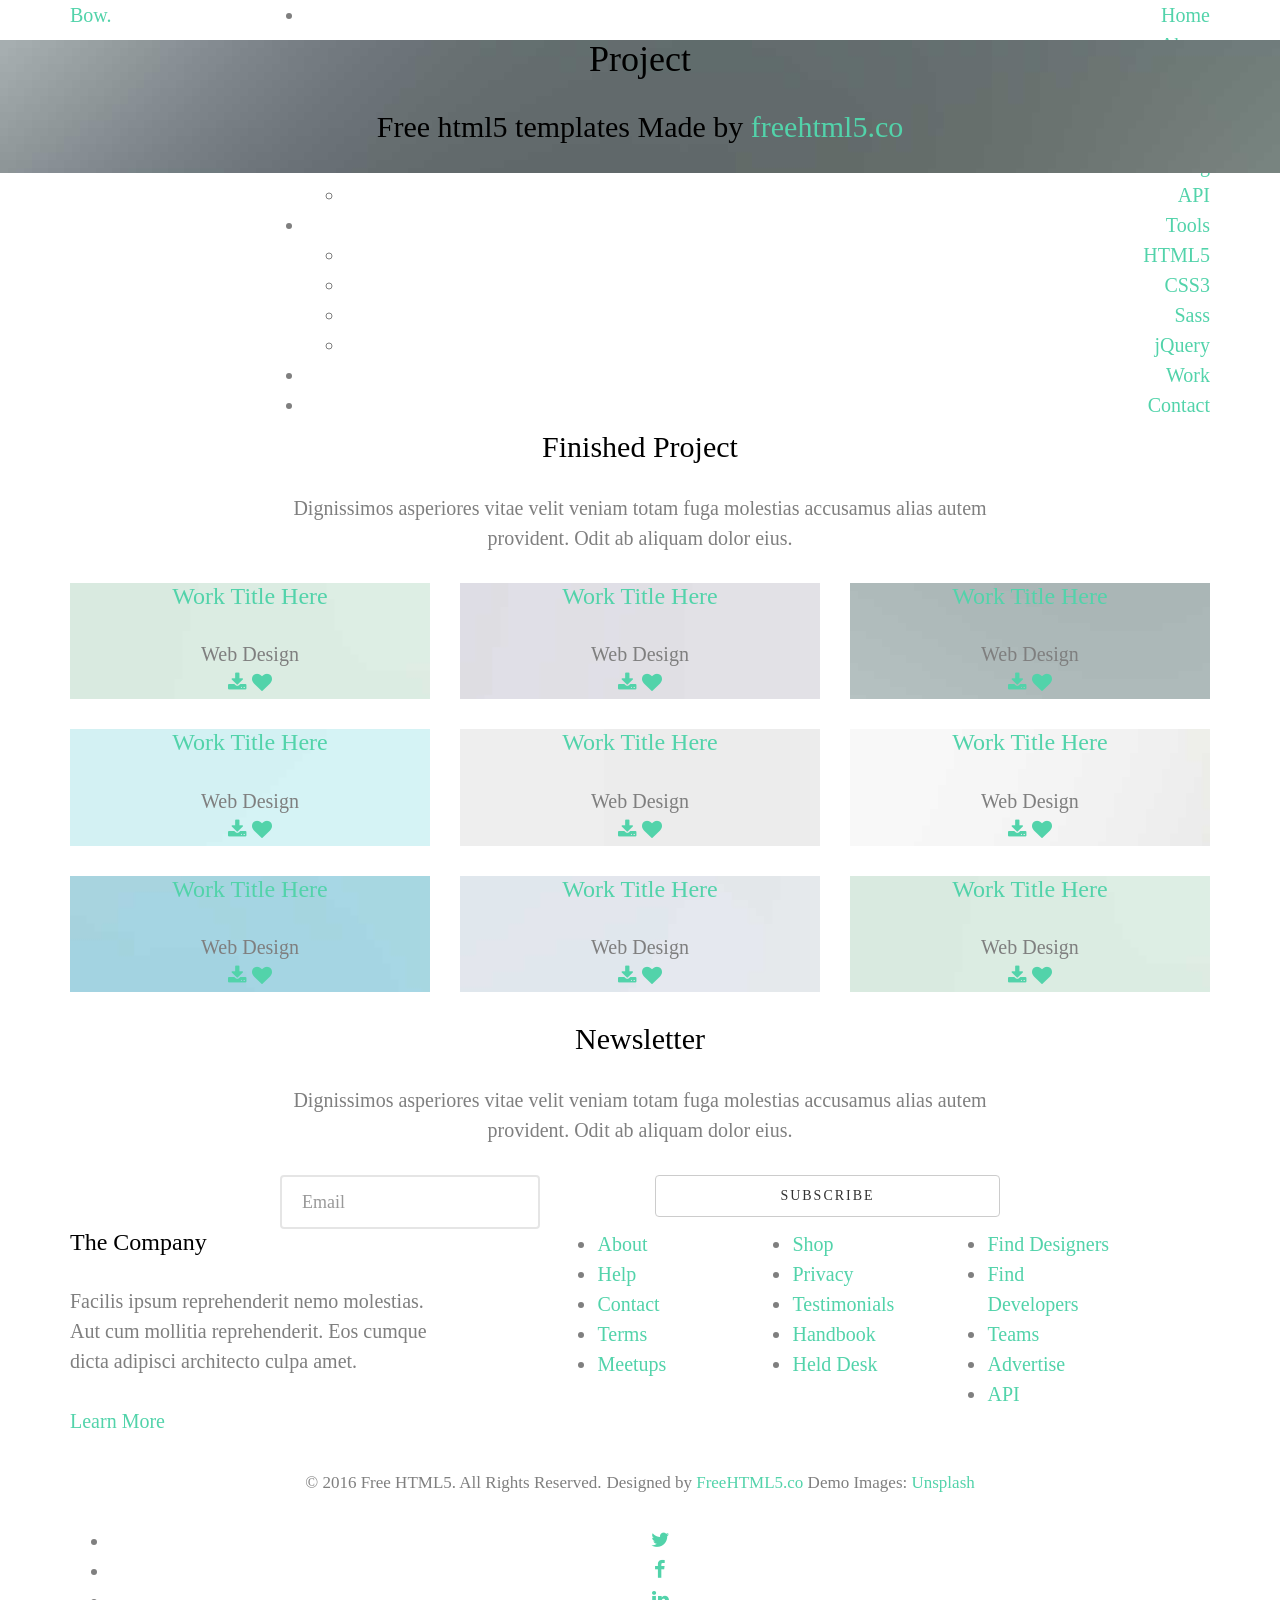
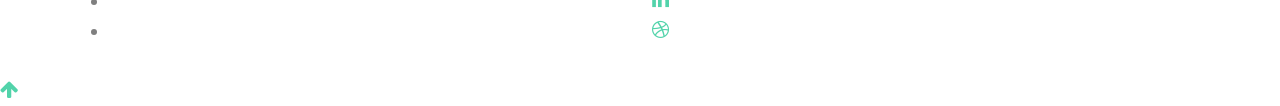
<file: work.html>
<!DOCTYPE HTML>
<html>
	<head>
	<meta charset="utf-8">
	<meta http-equiv="X-UA-Compatible" content="IE=edge">
	<title>Bow &mdash; Free Website Template, Free HTML5 Template by FreeHTML5.co</title>
	<meta name="viewport" content="width=device-width, initial-scale=1">
	<meta name="description" content="Free HTML5 Website Template by FreeHTML5.co" />
	<meta name="keywords" content="free website templates, free html5, free template, free bootstrap, free website template, html5, css3, mobile first, responsive" />
	<meta name="author" content="FreeHTML5.co" />

  <!-- 
	//////////////////////////////////////////////////////

	FREE HTML5 TEMPLATE 
	DESIGNED & DEVELOPED by FreeHTML5.co
		
	Website: 		http://freehtml5.co/
	Email: 			info@freehtml5.co
	Twitter: 		http://twitter.com/fh5co
	Facebook: 		https://www.facebook.com/fh5co

	//////////////////////////////////////////////////////
	 -->

  	<!-- Facebook and Twitter integration -->
	<meta property="og:title" content=""/>
	<meta property="og:image" content=""/>
	<meta property="og:url" content=""/>
	<meta property="og:site_name" content=""/>
	<meta property="og:description" content=""/>
	<meta name="twitter:title" content="" />
	<meta name="twitter:image" content="" />
	<meta name="twitter:url" content="" />
	<meta name="twitter:card" content="" />

	<!-- <link href='https://fonts.googleapis.com/css?family=Work+Sans:400,300,600,400italic,700' rel='stylesheet' type='text/css'> -->
	
	<!-- Animate.css -->
	<link rel="stylesheet" href="css/animate.css">
	<!-- Icomoon Icon Fonts-->
	<link rel="stylesheet" href="css/icomoon.css">
	<!-- Bootstrap  -->
	<link rel="stylesheet" href="css/bootstrap.css">

	<!-- Magnific Popup -->
	<link rel="stylesheet" href="css/magnific-popup.css">

	<!-- Theme style  -->
	<link rel="stylesheet" href="css/style.css">

	<!-- Modernizr JS -->
	<script src="js/modernizr-2.6.2.min.js"></script>
	<!-- FOR IE9 below -->
	<!--[if lt IE 9]>
	<script src="js/respond.min.js"></script>
	<![endif]-->

	</head>
	<body>
		
	<div class="fh5co-loader"></div>
	
	<div id="page">
	<nav class="fh5co-nav" role="navigation">
		<div class="container">
			<div class="row">
				<div class="col-xs-2">
					<div id="fh5co-logo"><a href="index.html">Bow.</a></div>
				</div>
				<div class="col-xs-10 text-right menu-1">
					<ul>
						<li><a href="index.html">Home</a></li>
						<li><a href="about.html">About</a></li>
						<li class="has-dropdown">
							<a href="services.html">Services</a>
							<ul class="dropdown">
								<li><a href="#">Web Design</a></li>
								<li><a href="#">eCommerce</a></li>
								<li><a href="#">Branding</a></li>
								<li><a href="#">API</a></li>
							</ul>
						</li>
						<li class="has-dropdown">
							<a href="#">Tools</a>
							<ul class="dropdown">
								<li><a href="#">HTML5</a></li>
								<li><a href="#">CSS3</a></li>
								<li><a href="#">Sass</a></li>
								<li><a href="#">jQuery</a></li>
							</ul>
						</li>
						<li class="active"><a href="work.html">Work</a></li>
						<li><a href="contact.html">Contact</a></li>
					</ul>
				</div>
			</div>
			
		</div>
	</nav>

	<header id="fh5co-header" class="fh5co-cover fh5co-cover-sm" role="banner" style="background-image:url(images/img_bg_2.jpg);">
		<div class="overlay"></div>
		<div class="container">
			<div class="row">
				<div class="col-md-8 col-md-offset-2 text-center">
					<div class="display-t">
						<div class="display-tc animate-box" data-animate-effect="fadeIn">
							<h1>Project</h1>
							<h2>Free html5 templates Made by <a href="http://freehtml5.co" target="_blank">freehtml5.co</a></h2>
						</div>
					</div>
				</div>
			</div>
		</div>
	</header>
	
	<div id="fh5co-portfolio">
		<div class="container">
			<div class="row animate-box">
				<div class="col-md-8 col-md-offset-2 text-center fh5co-heading">
					<h2>Finished Project</h2>
					<p>Dignissimos asperiores vitae velit veniam totam fuga molestias accusamus alias autem provident. Odit ab aliquam dolor eius.</p>
				</div>
			</div>
			<div class="row">
				<div class="col-md-4 col-sm-4 text-center animate-box">
					<div class="work-grid" style="background-image: url(images/project-2.jpg);">
						<div class="desc">
							<h3><a href="#">Work Title Here</a></h3>
							<span class="cat">Web Design</span>
							<p>
								<span class="download"><a href="#"><i class="icon-download"></i></a></span>
								<span class="love"><a href="#"><i class="icon-heart"></i></a></span>
							</p>
						</div>
					</div>
				</div>
				<div class="col-md-4 col-sm-4 text-center animate-box">
					<div class="work-grid" style="background-image: url(images/project-3.jpg);">
						<div class="desc">
							<h3><a href="#">Work Title Here</a></h3>
							<span class="cat">Web Design</span>
							<p>
								<span class="download"><a href="#"><i class="icon-download"></i></a></span>
								<span class="love"><a href="#"><i class="icon-heart"></i></a></span>
							</p>
						</div>
					</div>
				</div>
				<div class="col-md-4 col-sm-4 text-center animate-box">
					<div class="work-grid" style="background-image: url(images/project-4.jpg);">
						<div class="desc">
							<h3><a href="#">Work Title Here</a></h3>
							<span class="cat">Web Design</span>
							<p>
								<span class="download"><a href="#"><i class="icon-download"></i></a></span>
								<span class="love"><a href="#"><i class="icon-heart"></i></a></span>
							</p>
						</div>
					</div>
				</div>
				<div class="col-md-4 col-sm-4 text-center animate-box">
					<div class="work-grid" style="background-image: url(images/project-5.jpg);">
						<div class="desc">
							<h3><a href="#">Work Title Here</a></h3>
							<span class="cat">Web Design</span>
							<p>
								<span class="download"><a href="#"><i class="icon-download"></i></a></span>
								<span class="love"><a href="#"><i class="icon-heart"></i></a></span>
							</p>
						</div>
					</div>
				</div>
				<div class="col-md-4 col-sm-4 text-center animate-box">
					<div class="work-grid" style="background-image: url(images/project-6.jpg);">
						<div class="desc">
							<h3><a href="#">Work Title Here</a></h3>
							<span class="cat">Web Design</span>
							<p>
								<span class="download"><a href="#"><i class="icon-download"></i></a></span>
								<span class="love"><a href="#"><i class="icon-heart"></i></a></span>
							</p>
						</div>
					</div>
				</div>
				<div class="col-md-4 col-sm-4 text-center animate-box">
					<div class="work-grid" style="background-image: url(images/project-7.jpg);">
						<div class="desc">
							<h3><a href="#">Work Title Here</a></h3>
							<span class="cat">Web Design</span>
							<p>
								<span class="download"><a href="#"><i class="icon-download"></i></a></span>
								<span class="love"><a href="#"><i class="icon-heart"></i></a></span>
							</p>
						</div>
					</div>
				</div>
				<div class="col-md-4 col-sm-4 text-center animate-box">
					<div class="work-grid" style="background-image: url(images/project-8.jpg);">
						<div class="desc">
							<h3><a href="#">Work Title Here</a></h3>
							<span class="cat">Web Design</span>
							<p>
								<span class="download"><a href="#"><i class="icon-download"></i></a></span>
								<span class="love"><a href="#"><i class="icon-heart"></i></a></span>
							</p>
						</div>
					</div>
				</div>
				<div class="col-md-4 col-sm-4 text-center animate-box">
					<div class="work-grid" style="background-image: url(images/project-9.jpg);">
						<div class="desc">
							<h3><a href="#">Work Title Here</a></h3>
							<span class="cat">Web Design</span>
							<p>
								<span class="download"><a href="#"><i class="icon-download"></i></a></span>
								<span class="love"><a href="#"><i class="icon-heart"></i></a></span>
							</p>
						</div>
					</div>
				</div>
				<div class="col-md-4 col-sm-4 text-center animate-box">
					<div class="work-grid" style="background-image: url(images/project-2.jpg);">
						<div class="desc">
							<h3><a href="#">Work Title Here</a></h3>
							<span class="cat">Web Design</span>
							<p>
								<span class="download"><a href="#"><i class="icon-download"></i></a></span>
								<span class="love"><a href="#"><i class="icon-heart"></i></a></span>
							</p>
						</div>
					</div>
				</div>
			</div>
		</div>
	</div>

	<div id="fh5co-started">
		<div class="container">
			<div class="row animate-box">
				<div class="col-md-8 col-md-offset-2 text-center fh5co-heading">
					<h2>Newsletter</h2>
					<p>Dignissimos asperiores vitae velit veniam totam fuga molestias accusamus alias autem provident. Odit ab aliquam dolor eius.</p>
				</div>
			</div>
			<div class="row animate-box">
				<div class="col-md-8 col-md-offset-2">
					<form class="form-inline">
						<div class="col-md-6 col-sm-6">
							<div class="form-group">
								<label for="email" class="sr-only">Email</label>
								<input type="email" class="form-control" id="email" placeholder="Email">
							</div>
						</div>
						<div class="col-md-6 col-sm-6">
							<button type="submit" class="btn btn-default btn-block">Subscribe</button>
						</div>
					</form>
				</div>
			</div>
		</div>
	</div>

	<footer id="fh5co-footer" role="contentinfo">
		<div class="container">
			<div class="row row-pb-md">
				<div class="col-md-4 fh5co-widget">
					<h3>The Company</h3>
					<p>Facilis ipsum reprehenderit nemo molestias. Aut cum mollitia reprehenderit. Eos cumque dicta adipisci architecto culpa amet.</p>
					<p><a href="#">Learn More</a></p>
				</div>
				<div class="col-md-2 col-sm-4 col-xs-6 col-md-push-1">
					<ul class="fh5co-footer-links">
						<li><a href="#">About</a></li>
						<li><a href="#">Help</a></li>
						<li><a href="#">Contact</a></li>
						<li><a href="#">Terms</a></li>
						<li><a href="#">Meetups</a></li>
					</ul>
				</div>

				<div class="col-md-2 col-sm-4 col-xs-6 col-md-push-1">
					<ul class="fh5co-footer-links">
						<li><a href="#">Shop</a></li>
						<li><a href="#">Privacy</a></li>
						<li><a href="#">Testimonials</a></li>
						<li><a href="#">Handbook</a></li>
						<li><a href="#">Held Desk</a></li>
					</ul>
				</div>

				<div class="col-md-2 col-sm-4 col-xs-6 col-md-push-1">
					<ul class="fh5co-footer-links">
						<li><a href="#">Find Designers</a></li>
						<li><a href="#">Find Developers</a></li>
						<li><a href="#">Teams</a></li>
						<li><a href="#">Advertise</a></li>
						<li><a href="#">API</a></li>
					</ul>
				</div>
			</div>

			<div class="row copyright">
				<div class="col-md-12 text-center">
					<p>
						<small class="block">&copy; 2016 Free HTML5. All Rights Reserved.</small> 
						<small class="block">Designed by <a href="http://freehtml5.co/" target="_blank">FreeHTML5.co</a> Demo Images: <a href="http://unsplash.co/" target="_blank">Unsplash</a></small>
					</p>
					<p>
						<ul class="fh5co-social-icons">
							<li><a href="#"><i class="icon-twitter"></i></a></li>
							<li><a href="#"><i class="icon-facebook"></i></a></li>
							<li><a href="#"><i class="icon-linkedin"></i></a></li>
							<li><a href="#"><i class="icon-dribbble"></i></a></li>
						</ul>
					</p>
				</div>
			</div>

		</div>
	</footer>
	</div>

	<div class="gototop js-top">
		<a href="#" class="js-gotop"><i class="icon-arrow-up"></i></a>
	</div>
	
	<!-- jQuery -->
	<script src="js/jquery.min.js"></script>
	<!-- jQuery Easing -->
	<script src="js/jquery.easing.1.3.js"></script>
	<!-- Bootstrap -->
	<script src="js/bootstrap.min.js"></script>
	<!-- Waypoints -->
	<script src="js/jquery.waypoints.min.js"></script>
	<!-- countTo -->
	<script src="js/jquery.countTo.js"></script>
	<!-- Magnific Popup -->
	<script src="js/jquery.magnific-popup.min.js"></script>
	<script src="js/magnific-popup-options.js"></script>
	<!-- Main -->
	<script src="js/main.js"></script>

	</body>
</html>
</file>
<file: assets/css/rtl.css>
/* line 5, src/assets/scss/rtl.scss */
.jumbotron {
  direction: ltr;
  text-align: left;
  margin: 0 2em 0 1em;
  padding-right: 1em;
  margin: 0 !important;
}

/*# sourceMappingURL=../../../scss */
</file>
<file: css/icomoon.css>
@font-face {
	font-family: 'icomoon';
	src:url('../fonts/icomoon/icomoon.eot?qtatmt');
	src:url('../fonts/icomoon/icomoon.eot?qtatmt#iefix') format('embedded-opentype'),
		url('../fonts/icomoon/icomoon.ttf?qtatmt') format('truetype'),
		url('../fonts/icomoon/icomoon.woff?qtatmt') format('woff'),
		url('../fonts/icomoon/icomoon.svg?qtatmt#icomoon') format('svg');
	font-weight: normal;
	font-style: normal;
}

[class^="icon-"], [class*=" icon-"] {
	font-family: 'icomoon';
	speak: none;
	font-style: normal;
	font-weight: normal;
	font-variant: normal;
	text-transform: none;
	line-height: 1;

	/* Better Font Rendering =========== */
	-webkit-font-smoothing: antialiased;
	-moz-osx-font-smoothing: grayscale;
}

.icon-glass:before {
	content: "\f000";
}
.icon-music:before {
	content: "\f001";
}
.icon-search2:before {
	content: "\f002";
}
.icon-envelope-o:before {
	content: "\f003";
}
.icon-heart:before {
	content: "\f004";
}
.icon-star:before {
	content: "\f005";
}
.icon-star-o:before {
	content: "\f006";
}
.icon-user:before {
	content: "\f007";
}
.icon-film:before {
	content: "\f008";
}
.icon-th-large:before {
	content: "\f009";
}
.icon-th:before {
	content: "\f00a";
}
.icon-th-list:before {
	content: "\f00b";
}
.icon-check:before {
	content: "\f00c";
}
.icon-close:before {
	content: "\f00d";
}
.icon-remove:before {
	content: "\f00d";
}
.icon-times:before {
	content: "\f00d";
}
.icon-search-plus:before {
	content: "\f00e";
}
.icon-search-minus:before {
	content: "\f010";
}
.icon-power-off:before {
	content: "\f011";
}
.icon-signal:before {
	content: "\f012";
}
.icon-cog:before {
	content: "\f013";
}
.icon-gear:before {
	content: "\f013";
}
.icon-trash-o:before {
	content: "\f014";
}
.icon-home:before {
	content: "\f015";
}
.icon-file-o:before {
	content: "\f016";
}
.icon-clock-o:before {
	content: "\f017";
}
.icon-road:before {
	content: "\f018";
}
.icon-download:before {
	content: "\f019";
}
.icon-arrow-circle-o-down:before {
	content: "\f01a";
}
.icon-arrow-circle-o-up:before {
	content: "\f01b";
}
.icon-inbox:before {
	content: "\f01c";
}
.icon-play-circle-o:before {
	content: "\f01d";
}
.icon-repeat2:before {
	content: "\f01e";
}
.icon-rotate-right:before {
	content: "\f01e";
}
.icon-refresh:before {
	content: "\f021";
}
.icon-list-alt:before {
	content: "\f022";
}
.icon-lock:before {
	content: "\f023";
}
.icon-flag:before {
	content: "\f024";
}
.icon-headphones:before {
	content: "\f025";
}
.icon-volume-off:before {
	content: "\f026";
}
.icon-volume-down:before {
	content: "\f027";
}
.icon-volume-up:before {
	content: "\f028";
}
.icon-qrcode:before {
	content: "\f029";
}
.icon-barcode:before {
	content: "\f02a";
}
.icon-tag:before {
	content: "\f02b";
}
.icon-tags:before {
	content: "\f02c";
}
.icon-book:before {
	content: "\f02d";
}
.icon-bookmark:before {
	content: "\f02e";
}
.icon-print:before {
	content: "\f02f";
}
.icon-camera:before {
	content: "\f030";
}
.icon-font:before {
	content: "\f031";
}
.icon-bold:before {
	content: "\f032";
}
.icon-italic:before {
	content: "\f033";
}
.icon-text-height:before {
	content: "\f034";
}
.icon-text-width:before {
	content: "\f035";
}
.icon-align-left:before {
	content: "\f036";
}
.icon-align-center2:before {
	content: "\f037";
}
.icon-align-right:before {
	content: "\f038";
}
.icon-align-justify2:before {
	content: "\f039";
}
.icon-list:before {
	content: "\f03a";
}
.icon-dedent:before {
	content: "\f03b";
}
.icon-outdent:before {
	content: "\f03b";
}
.icon-indent:before {
	content: "\f03c";
}
.icon-video-camera:before {
	content: "\f03d";
}
.icon-image:before {
	content: "\f03e";
}
.icon-photo:before {
	content: "\f03e";
}
.icon-picture-o:before {
	content: "\f03e";
}
.icon-pencil:before {
	content: "\f040";
}
.icon-map-marker:before {
	content: "\f041";
}
.icon-adjust:before {
	content: "\f042";
}
.icon-tint:before {
	content: "\f043";
}
.icon-edit:before {
	content: "\f044";
}
.icon-pencil-square-o:before {
	content: "\f044";
}
.icon-share-square-o:before {
	content: "\f045";
}
.icon-check-square-o:before {
	content: "\f046";
}
.icon-arrows:before {
	content: "\f047";
}
.icon-step-backward:before {
	content: "\f048";
}
.icon-fast-backward:before {
	content: "\f049";
}
.icon-backward:before {
	content: "\f04a";
}
.icon-play2:before {
	content: "\f04b";
}
.icon-pause2:before {
	content: "\f04c";
}
.icon-stop2:before {
	content: "\f04d";
}
.icon-forward:before {
	content: "\f04e";
}
.icon-fast-forward2:before {
	content: "\f050";
}
.icon-step-forward:before {
	content: "\f051";
}
.icon-eject:before {
	content: "\f052";
}
.icon-chevron-left:before {
	content: "\f053";
}
.icon-chevron-right:before {
	content: "\f054";
}
.icon-plus-circle:before {
	content: "\f055";
}
.icon-minus-circle:before {
	content: "\f056";
}
.icon-times-circle:before {
	content: "\f057";
}
.icon-check-circle:before {
	content: "\f058";
}
.icon-question-circle:before {
	content: "\f059";
}
.icon-info-circle:before {
	content: "\f05a";
}
.icon-crosshairs:before {
	content: "\f05b";
}
.icon-times-circle-o:before {
	content: "\f05c";
}
.icon-check-circle-o:before {
	content: "\f05d";
}
.icon-ban2:before {
	content: "\f05e";
}
.icon-arrow-left:before {
	content: "\f060";
}
.icon-arrow-right:before {
	content: "\f061";
}
.icon-arrow-up:before {
	content: "\f062";
}
.icon-arrow-down:before {
	content: "\f063";
}
.icon-mail-forward:before {
	content: "\f064";
}
.icon-share:before {
	content: "\f064";
}
.icon-expand2:before {
	content: "\f065";
}
.icon-compress:before {
	content: "\f066";
}
.icon-plus:before {
	content: "\f067";
}
.icon-minus:before {
	content: "\f068";
}
.icon-asterisk:before {
	content: "\f069";
}
.icon-exclamation-circle:before {
	content: "\f06a";
}
.icon-gift:before {
	content: "\f06b";
}
.icon-leaf:before {
	content: "\f06c";
}
.icon-fire:before {
	content: "\f06d";
}
.icon-eye:before {
	content: "\f06e";
}
.icon-eye-slash:before {
	content: "\f070";
}
.icon-exclamation-triangle:before {
	content: "\f071";
}
.icon-warning:before {
	content: "\f071";
}
.icon-plane:before {
	content: "\f072";
}
.icon-calendar:before {
	content: "\f073";
}
.icon-random:before {
	content: "\f074";
}
.icon-comment:before {
	content: "\f075";
}
.icon-magnet:before {
	content: "\f076";
}
.icon-chevron-up:before {
	content: "\f077";
}
.icon-chevron-down:before {
	content: "\f078";
}
.icon-retweet:before {
	content: "\f079";
}
.icon-shopping-cart:before {
	content: "\f07a";
}
.icon-folder:before {
	content: "\f07b";
}
.icon-folder-open:before {
	content: "\f07c";
}
.icon-arrows-v:before {
	content: "\f07d";
}
.icon-arrows-h:before {
	content: "\f07e";
}
.icon-bar-chart:before {
	content: "\f080";
}
.icon-bar-chart-o:before {
	content: "\f080";
}
.icon-twitter-square:before {
	content: "\f081";
}
.icon-facebook-square:before {
	content: "\f082";
}
.icon-camera-retro:before {
	content: "\f083";
}
.icon-key:before {
	content: "\f084";
}
.icon-cogs:before {
	content: "\f085";
}
.icon-gears:before {
	content: "\f085";
}
.icon-comments:before {
	content: "\f086";
}
.icon-thumbs-o-up:before {
	content: "\f087";
}
.icon-thumbs-o-down:before {
	content: "\f088";
}
.icon-star-half:before {
	content: "\f089";
}
.icon-heart-o:before {
	content: "\f08a";
}
.icon-sign-out:before {
	content: "\f08b";
}
.icon-linkedin-square:before {
	content: "\f08c";
}
.icon-thumb-tack:before {
	content: "\f08d";
}
.icon-external-link:before {
	content: "\f08e";
}
.icon-sign-in:before {
	content: "\f090";
}
.icon-trophy:before {
	content: "\f091";
}
.icon-github-square:before {
	content: "\f092";
}
.icon-upload:before {
	content: "\f093";
}
.icon-lemon-o:before {
	content: "\f094";
}
.icon-phone:before {
	content: "\f095";
}
.icon-square-o:before {
	content: "\f096";
}
.icon-bookmark-o:before {
	content: "\f097";
}
.icon-phone-square:before {
	content: "\f098";
}
.icon-twitter:before {
	content: "\f099";
}
.icon-facebook:before {
	content: "\f09a";
}
.icon-facebook-f:before {
	content: "\f09a";
}
.icon-github:before {
	content: "\f09b";
}
.icon-unlock2:before {
	content: "\f09c";
}
.icon-credit-card:before {
	content: "\f09d";
}
.icon-feed:before {
	content: "\f09e";
}
.icon-rss:before {
	content: "\f09e";
}
.icon-hdd-o:before {
	content: "\f0a0";
}
.icon-bullhorn:before {
	content: "\f0a1";
}
.icon-bell-o:before {
	content: "\f0a2";
}
.icon-certificate:before {
	content: "\f0a3";
}
.icon-hand-o-right:before {
	content: "\f0a4";
}
.icon-hand-o-left:before {
	content: "\f0a5";
}
.icon-hand-o-up:before {
	content: "\f0a6";
}
.icon-hand-o-down:before {
	content: "\f0a7";
}
.icon-arrow-circle-left:before {
	content: "\f0a8";
}
.icon-arrow-circle-right:before {
	content: "\f0a9";
}
.icon-arrow-circle-up:before {
	content: "\f0aa";
}
.icon-arrow-circle-down:before {
	content: "\f0ab";
}
.icon-globe:before {
	content: "\f0ac";
}
.icon-wrench:before {
	content: "\f0ad";
}
.icon-tasks:before {
	content: "\f0ae";
}
.icon-filter:before {
	content: "\f0b0";
}
.icon-briefcase:before {
	content: "\f0b1";
}
.icon-arrows-alt:before {
	content: "\f0b2";
}
.icon-group:before {
	content: "\f0c0";
}
.icon-users:before {
	content: "\f0c0";
}
.icon-chain:before {
	content: "\f0c1";
}
.icon-link:before {
	content: "\f0c1";
}
.icon-cloud:before {
	content: "\f0c2";
}
.icon-flask:before {
	content: "\f0c3";
}
.icon-cut:before {
	content: "\f0c4";
}
.icon-scissors:before {
	content: "\f0c4";
}
.icon-copy:before {
	content: "\f0c5";
}
.icon-files-o:before {
	content: "\f0c5";
}
.icon-paperclip:before {
	content: "\f0c6";
}
.icon-floppy-o:before {
	content: "\f0c7";
}
.icon-save:before {
	content: "\f0c7";
}
.icon-square:before {
	content: "\f0c8";
}
.icon-bars:before {
	content: "\f0c9";
}
.icon-navicon:before {
	content: "\f0c9";
}
.icon-reorder:before {
	content: "\f0c9";
}
.icon-list-ul:before {
	content: "\f0ca";
}
.icon-list-ol:before {
	content: "\f0cb";
}
.icon-strikethrough:before {
	content: "\f0cc";
}
.icon-underline:before {
	content: "\f0cd";
}
.icon-table:before {
	content: "\f0ce";
}
.icon-magic:before {
	content: "\f0d0";
}
.icon-truck:before {
	content: "\f0d1";
}
.icon-pinterest:before {
	content: "\f0d2";
}
.icon-pinterest-square:before {
	content: "\f0d3";
}
.icon-google-plus-square:before {
	content: "\f0d4";
}
.icon-google-plus:before {
	content: "\f0d5";
}
.icon-money:before {
	content: "\f0d6";
}
.icon-caret-down:before {
	content: "\f0d7";
}
.icon-caret-up:before {
	content: "\f0d8";
}
.icon-caret-left:before {
	content: "\f0d9";
}
.icon-caret-right:before {
	content: "\f0da";
}
.icon-columns2:before {
	content: "\f0db";
}
.icon-sort:before {
	content: "\f0dc";
}
.icon-unsorted:before {
	content: "\f0dc";
}
.icon-sort-desc:before {
	content: "\f0dd";
}
.icon-sort-down:before {
	content: "\f0dd";
}
.icon-sort-asc:before {
	content: "\f0de";
}
.icon-sort-up:before {
	content: "\f0de";
}
.icon-envelope:before {
	content: "\f0e0";
}
.icon-linkedin:before {
	content: "\f0e1";
}
.icon-rotate-left:before {
	content: "\f0e2";
}
.icon-undo:before {
	content: "\f0e2";
}
.icon-gavel:before {
	content: "\f0e3";
}
.icon-legal:before {
	content: "\f0e3";
}
.icon-dashboard:before {
	content: "\f0e4";
}
.icon-tachometer:before {
	content: "\f0e4";
}
.icon-comment-o:before {
	content: "\f0e5";
}
.icon-comments-o:before {
	content: "\f0e6";
}
.icon-bolt:before {
	content: "\f0e7";
}
.icon-flash:before {
	content: "\f0e7";
}
.icon-sitemap:before {
	content: "\f0e8";
}
.icon-umbrella2:before {
	content: "\f0e9";
}
.icon-clipboard:before {
	content: "\f0ea";
}
.icon-paste:before {
	content: "\f0ea";
}
.icon-lightbulb-o:before {
	content: "\f0eb";
}
.icon-exchange:before {
	content: "\f0ec";
}
.icon-cloud-download2:before {
	content: "\f0ed";
}
.icon-cloud-upload2:before {
	content: "\f0ee";
}
.icon-user-md:before {
	content: "\f0f0";
}
.icon-stethoscope:before {
	content: "\f0f1";
}
.icon-suitcase:before {
	content: "\f0f2";
}
.icon-bell:before {
	content: "\f0f3";
}
.icon-coffee:before {
	content: "\f0f4";
}
.icon-cutlery:before {
	content: "\f0f5";
}
.icon-file-text-o:before {
	content: "\f0f6";
}
.icon-building-o:before {
	content: "\f0f7";
}
.icon-hospital-o:before {
	content: "\f0f8";
}
.icon-ambulance:before {
	content: "\f0f9";
}
.icon-medkit:before {
	content: "\f0fa";
}
.icon-fighter-jet:before {
	content: "\f0fb";
}
.icon-beer:before {
	content: "\f0fc";
}
.icon-h-square:before {
	content: "\f0fd";
}
.icon-plus-square:before {
	content: "\f0fe";
}
.icon-angle-double-left:before {
	content: "\f100";
}
.icon-angle-double-right:before {
	content: "\f101";
}
.icon-angle-double-up:before {
	content: "\f102";
}
.icon-angle-double-down:before {
	content: "\f103";
}
.icon-angle-left:before {
	content: "\f104";
}
.icon-angle-right:before {
	content: "\f105";
}
.icon-angle-up:before {
	content: "\f106";
}
.icon-angle-down:before {
	content: "\f107";
}
.icon-desktop:before {
	content: "\f108";
}
.icon-laptop:before {
	content: "\f109";
}
.icon-tablet:before {
	content: "\f10a";
}
.icon-mobile:before {
	content: "\f10b";
}
.icon-mobile-phone:before {
	content: "\f10b";
}
.icon-circle-o:before {
	content: "\f10c";
}
.icon-quote-left:before {
	content: "\f10d";
}
.icon-quote-right:before {
	content: "\f10e";
}
.icon-spinner:before {
	content: "\f110";
}
.icon-circle:before {
	content: "\f111";
}
.icon-mail-reply:before {
	content: "\f112";
}
.icon-reply:before {
	content: "\f112";
}
.icon-github-alt:before {
	content: "\f113";
}
.icon-folder-o:before {
	content: "\f114";
}
.icon-folder-open-o:before {
	content: "\f115";
}
.icon-smile-o:before {
	content: "\f118";
}
.icon-frown-o:before {
	content: "\f119";
}
.icon-meh-o:before {
	content: "\f11a";
}
.icon-gamepad:before {
	content: "\f11b";
}
.icon-keyboard-o:before {
	content: "\f11c";
}
.icon-flag-o:before {
	content: "\f11d";
}
.icon-flag-checkered:before {
	content: "\f11e";
}
.icon-terminal:before {
	content: "\f120";
}
.icon-code:before {
	content: "\f121";
}
.icon-mail-reply-all:before {
	content: "\f122";
}
.icon-reply-all:before {
	content: "\f122";
}
.icon-star-half-empty:before {
	content: "\f123";
}
.icon-star-half-full:before {
	content: "\f123";
}
.icon-star-half-o:before {
	content: "\f123";
}
.icon-location-arrow:before {
	content: "\f124";
}
.icon-crop:before {
	content: "\f125";
}
.icon-code-fork:before {
	content: "\f126";
}
.icon-chain-broken:before {
	content: "\f127";
}
.icon-unlink:before {
	content: "\f127";
}
.icon-question:before {
	content: "\f128";
}
.icon-info:before {
	content: "\f129";
}
.icon-exclamation:before {
	content: "\f12a";
}
.icon-superscript:before {
	content: "\f12b";
}
.icon-subscript:before {
	content: "\f12c";
}
.icon-eraser:before {
	content: "\f12d";
}
.icon-puzzle-piece:before {
	content: "\f12e";
}
.icon-microphone2:before {
	content: "\f130";
}
.icon-microphone-slash:before {
	content: "\f131";
}
.icon-shield:before {
	content: "\f132";
}
.icon-calendar-o:before {
	content: "\f133";
}
.icon-fire-extinguisher:before {
	content: "\f134";
}
.icon-rocket:before {
	content: "\f135";
}
.icon-maxcdn:before {
	content: "\f136";
}
.icon-chevron-circle-left:before {
	content: "\f137";
}
.icon-chevron-circle-right:before {
	content: "\f138";
}
.icon-chevron-circle-up:before {
	content: "\f139";
}
.icon-chevron-circle-down:before {
	content: "\f13a";
}
.icon-html5:before {
	content: "\f13b";
}
.icon-css3:before {
	content: "\f13c";
}
.icon-anchor2:before {
	content: "\f13d";
}
.icon-unlock-alt:before {
	content: "\f13e";
}
.icon-bullseye:before {
	content: "\f140";
}
.icon-ellipsis-h:before {
	content: "\f141";
}
.icon-ellipsis-v:before {
	content: "\f142";
}
.icon-rss-square:before {
	content: "\f143";
}
.icon-play-circle:before {
	content: "\f144";
}
.icon-ticket:before {
	content: "\f145";
}
.icon-minus-square:before {
	content: "\f146";
}
.icon-minus-square-o:before {
	content: "\f147";
}
.icon-level-up:before {
	content: "\f148";
}
.icon-level-down:before {
	content: "\f149";
}
.icon-check-square:before {
	content: "\f14a";
}
.icon-pencil-square:before {
	content: "\f14b";
}
.icon-external-link-square:before {
	content: "\f14c";
}
.icon-share-square:before {
	content: "\f14d";
}
.icon-compass:before {
	content: "\f14e";
}
.icon-caret-square-o-down:before {
	content: "\f150";
}
.icon-toggle-down:before {
	content: "\f150";
}
.icon-caret-square-o-up:before {
	content: "\f151";
}
.icon-toggle-up:before {
	content: "\f151";
}
.icon-caret-square-o-right:before {
	content: "\f152";
}
.icon-toggle-right:before {
	content: "\f152";
}
.icon-eur:before {
	content: "\f153";
}
.icon-euro:before {
	content: "\f153";
}
.icon-gbp:before {
	content: "\f154";
}
.icon-dollar:before {
	content: "\f155";
}
.icon-usd:before {
	content: "\f155";
}
.icon-inr:before {
	content: "\f156";
}
.icon-rupee:before {
	content: "\f156";
}
.icon-cny:before {
	content: "\f157";
}
.icon-jpy:before {
	content: "\f157";
}
.icon-rmb:before {
	content: "\f157";
}
.icon-yen:before {
	content: "\f157";
}
.icon-rouble:before {
	content: "\f158";
}
.icon-rub:before {
	content: "\f158";
}
.icon-ruble:before {
	content: "\f158";
}
.icon-krw:before {
	content: "\f159";
}
.icon-won:before {
	content: "\f159";
}
.icon-bitcoin:before {
	content: "\f15a";
}
.icon-btc:before {
	content: "\f15a";
}
.icon-file2:before {
	content: "\f15b";
}
.icon-file-text:before {
	content: "\f15c";
}
.icon-sort-alpha-asc:before {
	content: "\f15d";
}
.icon-sort-alpha-desc:before {
	content: "\f15e";
}
.icon-sort-amount-asc:before {
	content: "\f160";
}
.icon-sort-amount-desc:before {
	content: "\f161";
}
.icon-sort-numeric-asc:before {
	content: "\f162";
}
.icon-sort-numeric-desc:before {
	content: "\f163";
}
.icon-thumbs-up:before {
	content: "\f164";
}
.icon-thumbs-down:before {
	content: "\f165";
}
.icon-youtube-square:before {
	content: "\f166";
}
.icon-youtube:before {
	content: "\f167";
}
.icon-xing:before {
	content: "\f168";
}
.icon-xing-square:before {
	content: "\f169";
}
.icon-youtube-play:before {
	content: "\f16a";
}
.icon-dropbox:before {
	content: "\f16b";
}
.icon-stack-overflow:before {
	content: "\f16c";
}
.icon-instagram:before {
	content: "\f16d";
}
.icon-flickr:before {
	content: "\f16e";
}
.icon-adn:before {
	content: "\f170";
}
.icon-bitbucket:before {
	content: "\f171";
}
.icon-bitbucket-square:before {
	content: "\f172";
}
.icon-tumblr:before {
	content: "\f173";
}
.icon-tumblr-square:before {
	content: "\f174";
}
.icon-long-arrow-down:before {
	content: "\f175";
}
.icon-long-arrow-up:before {
	content: "\f176";
}
.icon-long-arrow-left:before {
	content: "\f177";
}
.icon-long-arrow-right:before {
	content: "\f178";
}
.icon-apple:before {
	content: "\f179";
}
.icon-windows:before {
	content: "\f17a";
}
.icon-android:before {
	content: "\f17b";
}
.icon-linux:before {
	content: "\f17c";
}
.icon-dribbble:before {
	content: "\f17d";
}
.icon-skype:before {
	content: "\f17e";
}
.icon-foursquare:before {
	content: "\f180";
}
.icon-trello:before {
	content: "\f181";
}
.icon-female:before {
	content: "\f182";
}
.icon-male:before {
	content: "\f183";
}
.icon-gittip:before {
	content: "\f184";
}
.icon-gratipay:before {
	content: "\f184";
}
.icon-sun-o:before {
	content: "\f185";
}
.icon-moon-o:before {
	content: "\f186";
}
.icon-archive:before {
	content: "\f187";
}
.icon-bug:before {
	content: "\f188";
}
.icon-vk:before {
	content: "\f189";
}
.icon-weibo:before {
	content: "\f18a";
}
.icon-renren:before {
	content: "\f18b";
}
.icon-pagelines:before {
	content: "\f18c";
}
.icon-stack-exchange:before {
	content: "\f18d";
}
.icon-arrow-circle-o-right:before {
	content: "\f18e";
}
.icon-arrow-circle-o-left:before {
	content: "\f190";
}
.icon-caret-square-o-left:before {
	content: "\f191";
}
.icon-toggle-left:before {
	content: "\f191";
}
.icon-dot-circle-o:before {
	content: "\f192";
}
.icon-wheelchair:before {
	content: "\f193";
}
.icon-vimeo-square:before {
	content: "\f194";
}
.icon-try:before {
	content: "\f195";
}
.icon-turkish-lira:before {
	content: "\f195";
}
.icon-plus-square-o:before {
	content: "\f196";
}
.icon-space-shuttle:before {
	content: "\f197";
}
.icon-slack:before {
	content: "\f198";
}
.icon-envelope-square:before {
	content: "\f199";
}
.icon-wordpress:before {
	content: "\f19a";
}
.icon-openid:before {
	content: "\f19b";
}
.icon-bank:before {
	content: "\f19c";
}
.icon-institution:before {
	content: "\f19c";
}
.icon-university:before {
	content: "\f19c";
}
.icon-graduation-cap:before {
	content: "\f19d";
}
.icon-mortar-board:before {
	content: "\f19d";
}
.icon-yahoo:before {
	content: "\f19e";
}
.icon-google:before {
	content: "\f1a0";
}
.icon-reddit:before {
	content: "\f1a1";
}
.icon-reddit-square:before {
	content: "\f1a2";
}
.icon-stumbleupon-circle:before {
	content: "\f1a3";
}
.icon-stumbleupon:before {
	content: "\f1a4";
}
.icon-delicious:before {
	content: "\f1a5";
}
.icon-digg:before {
	content: "\f1a6";
}
.icon-pied-piper:before {
	content: "\f1a7";
}
.icon-pied-piper-alt:before {
	content: "\f1a8";
}
.icon-drupal:before {
	content: "\f1a9";
}
.icon-joomla:before {
	content: "\f1aa";
}
.icon-language:before {
	content: "\f1ab";
}
.icon-fax:before {
	content: "\f1ac";
}
.icon-building:before {
	content: "\f1ad";
}
.icon-child:before {
	content: "\f1ae";
}
.icon-paw:before {
	content: "\f1b0";
}
.icon-spoon:before {
	content: "\f1b1";
}
.icon-cube:before {
	content: "\f1b2";
}
.icon-cubes:before {
	content: "\f1b3";
}
.icon-behance:before {
	content: "\f1b4";
}
.icon-behance-square:before {
	content: "\f1b5";
}
.icon-steam:before {
	content: "\f1b6";
}
.icon-steam-square:before {
	content: "\f1b7";
}
.icon-recycle:before {
	content: "\f1b8";
}
.icon-automobile:before {
	content: "\f1b9";
}
.icon-car:before {
	content: "\f1b9";
}
.icon-cab:before {
	content: "\f1ba";
}
.icon-taxi:before {
	content: "\f1ba";
}
.icon-tree:before {
	content: "\f1bb";
}
.icon-spotify:before {
	content: "\f1bc";
}
.icon-deviantart:before {
	content: "\f1bd";
}
.icon-soundcloud:before {
	content: "\f1be";
}
.icon-database:before {
	content: "\f1c0";
}
.icon-file-pdf-o:before {
	content: "\f1c1";
}
.icon-file-word-o:before {
	content: "\f1c2";
}
.icon-file-excel-o:before {
	content: "\f1c3";
}
.icon-file-powerpoint-o:before {
	content: "\f1c4";
}
.icon-file-image-o:before {
	content: "\f1c5";
}
.icon-file-photo-o:before {
	content: "\f1c5";
}
.icon-file-picture-o:before {
	content: "\f1c5";
}
.icon-file-archive-o:before {
	content: "\f1c6";
}
.icon-file-zip-o:before {
	content: "\f1c6";
}
.icon-file-audio-o:before {
	content: "\f1c7";
}
.icon-file-sound-o:before {
	content: "\f1c7";
}
.icon-file-movie-o:before {
	content: "\f1c8";
}
.icon-file-video-o:before {
	content: "\f1c8";
}
.icon-file-code-o:before {
	content: "\f1c9";
}
.icon-vine:before {
	content: "\f1ca";
}
.icon-codepen:before {
	content: "\f1cb";
}
.icon-jsfiddle:before {
	content: "\f1cc";
}
.icon-life-bouy:before {
	content: "\f1cd";
}
.icon-life-buoy:before {
	content: "\f1cd";
}
.icon-life-ring:before {
	content: "\f1cd";
}
.icon-life-saver:before {
	content: "\f1cd";
}
.icon-support:before {
	content: "\f1cd";
}
.icon-circle-o-notch:before {
	content: "\f1ce";
}
.icon-ra:before {
	content: "\f1d0";
}
.icon-rebel:before {
	content: "\f1d0";
}
.icon-empire:before {
	content: "\f1d1";
}
.icon-ge:before {
	content: "\f1d1";
}
.icon-git-square:before {
	content: "\f1d2";
}
.icon-git:before {
	content: "\f1d3";
}
.icon-hacker-news:before {
	content: "\f1d4";
}
.icon-y-combinator-square:before {
	content: "\f1d4";
}
.icon-yc-square:before {
	content: "\f1d4";
}
.icon-tencent-weibo:before {
	content: "\f1d5";
}
.icon-qq:before {
	content: "\f1d6";
}
.icon-wechat:before {
	content: "\f1d7";
}
.icon-weixin:before {
	content: "\f1d7";
}
.icon-paper-plane:before {
	content: "\f1d8";
}
.icon-send:before {
	content: "\f1d8";
}
.icon-paper-plane-o:before {
	content: "\f1d9";
}
.icon-send-o:before {
	content: "\f1d9";
}
.icon-history:before {
	content: "\f1da";
}
.icon-circle-thin:before {
	content: "\f1db";
}
.icon-header:before {
	content: "\f1dc";
}
.icon-paragraph2:before {
	content: "\f1dd";
}
.icon-sliders:before {
	content: "\f1de";
}
.icon-share-alt:before {
	content: "\f1e0";
}
.icon-share-alt-square:before {
	content: "\f1e1";
}
.icon-bomb:before {
	content: "\f1e2";
}
.icon-futbol-o:before {
	content: "\f1e3";
}
.icon-soccer-ball-o:before {
	content: "\f1e3";
}
.icon-tty:before {
	content: "\f1e4";
}
.icon-binoculars:before {
	content: "\f1e5";
}
.icon-plug:before {
	content: "\f1e6";
}
.icon-slideshare:before {
	content: "\f1e7";
}
.icon-twitch:before {
	content: "\f1e8";
}
.icon-yelp:before {
	content: "\f1e9";
}
.icon-newspaper-o:before {
	content: "\f1ea";
}
.icon-wifi:before {
	content: "\f1eb";
}
.icon-calculator:before {
	content: "\f1ec";
}
.icon-paypal:before {
	content: "\f1ed";
}
.icon-google-wallet:before {
	content: "\f1ee";
}
.icon-cc-visa:before {
	content: "\f1f0";
}
.icon-cc-mastercard:before {
	content: "\f1f1";
}
.icon-cc-discover:before {
	content: "\f1f2";
}
.icon-cc-amex:before {
	content: "\f1f3";
}
.icon-cc-paypal:before {
	content: "\f1f4";
}
.icon-cc-stripe:before {
	content: "\f1f5";
}
.icon-bell-slash:before {
	content: "\f1f6";
}
.icon-bell-slash-o:before {
	content: "\f1f7";
}
.icon-trash:before {
	content: "\f1f8";
}
.icon-copyright:before {
	content: "\f1f9";
}
.icon-at:before {
	content: "\f1fa";
}
.icon-eyedropper:before {
	content: "\f1fb";
}
.icon-paint-brush:before {
	content: "\f1fc";
}
.icon-birthday-cake:before {
	content: "\f1fd";
}
.icon-area-chart:before {
	content: "\f1fe";
}
.icon-pie-chart:before {
	content: "\f200";
}
.icon-line-chart:before {
	content: "\f201";
}
.icon-lastfm:before {
	content: "\f202";
}
.icon-lastfm-square:before {
	content: "\f203";
}
.icon-toggle-off:before {
	content: "\f204";
}
.icon-toggle-on:before {
	content: "\f205";
}
.icon-bicycle:before {
	content: "\f206";
}
.icon-bus:before {
	content: "\f207";
}
.icon-ioxhost:before {
	content: "\f208";
}
.icon-angellist:before {
	content: "\f209";
}
.icon-cc:before {
	content: "\f20a";
}
.icon-ils:before {
	content: "\f20b";
}
.icon-shekel:before {
	content: "\f20b";
}
.icon-sheqel:before {
	content: "\f20b";
}
.icon-meanpath:before {
	content: "\f20c";
}
.icon-buysellads:before {
	content: "\f20d";
}
.icon-connectdevelop:before {
	content: "\f20e";
}
.icon-dashcube:before {
	content: "\f210";
}
.icon-forumbee:before {
	content: "\f211";
}
.icon-leanpub:before {
	content: "\f212";
}
.icon-sellsy:before {
	content: "\f213";
}
.icon-shirtsinbulk:before {
	content: "\f214";
}
.icon-simplybuilt:before {
	content: "\f215";
}
.icon-skyatlas:before {
	content: "\f216";
}
.icon-cart-plus:before {
	content: "\f217";
}
.icon-cart-arrow-down:before {
	content: "\f218";
}
.icon-diamond:before {
	content: "\f219";
}
.icon-ship:before {
	content: "\f21a";
}
.icon-user-secret:before {
	content: "\f21b";
}
.icon-motorcycle:before {
	content: "\f21c";
}
.icon-street-view:before {
	content: "\f21d";
}
.icon-heartbeat:before {
	content: "\f21e";
}
.icon-venus:before {
	content: "\f221";
}
.icon-mars:before {
	content: "\f222";
}
.icon-mercury:before {
	content: "\f223";
}
.icon-intersex:before {
	content: "\f224";
}
.icon-transgender:before {
	content: "\f224";
}
.icon-transgender-alt:before {
	content: "\f225";
}
.icon-venus-double:before {
	content: "\f226";
}
.icon-mars-double:before {
	content: "\f227";
}
.icon-venus-mars:before {
	content: "\f228";
}
.icon-mars-stroke:before {
	content: "\f229";
}
.icon-mars-stroke-v:before {
	content: "\f22a";
}
.icon-mars-stroke-h:before {
	content: "\f22b";
}
.icon-neuter:before {
	content: "\f22c";
}
.icon-genderless:before {
	content: "\f22d";
}
.icon-facebook-official:before {
	content: "\f230";
}
.icon-pinterest-p:before {
	content: "\f231";
}
.icon-whatsapp:before {
	content: "\f232";
}
.icon-server2:before {
	content: "\f233";
}
.icon-user-plus:before {
	content: "\f234";
}
.icon-user-times:before {
	content: "\f235";
}
.icon-bed:before {
	content: "\f236";
}
.icon-hotel:before {
	content: "\f236";
}
.icon-viacoin:before {
	content: "\f237";
}
.icon-train:before {
	content: "\f238";
}
.icon-subway:before {
	content: "\f239";
}
.icon-medium:before {
	content: "\f23a";
}
.icon-y-combinator:before {
	content: "\f23b";
}
.icon-yc:before {
	content: "\f23b";
}
.icon-optin-monster:before {
	content: "\f23c";
}
.icon-opencart:before {
	content: "\f23d";
}
.icon-expeditedssl:before {
	content: "\f23e";
}
.icon-battery-4:before {
	content: "\f240";
}
.icon-battery-full:before {
	content: "\f240";
}
.icon-battery-3:before {
	content: "\f241";
}
.icon-battery-three-quarters:before {
	content: "\f241";
}
.icon-battery-2:before {
	content: "\f242";
}
.icon-battery-half:before {
	content: "\f242";
}
.icon-battery-1:before {
	content: "\f243";
}
.icon-battery-quarter:before {
	content: "\f243";
}
.icon-battery-0:before {
	content: "\f244";
}
.icon-battery-empty:before {
	content: "\f244";
}
.icon-mouse-pointer:before {
	content: "\f245";
}
.icon-i-cursor:before {
	content: "\f246";
}
.icon-object-group:before {
	content: "\f247";
}
.icon-object-ungroup:before {
	content: "\f248";
}
.icon-sticky-note:before {
	content: "\f249";
}
.icon-sticky-note-o:before {
	content: "\f24a";
}
.icon-cc-jcb:before {
	content: "\f24b";
}
.icon-cc-diners-club:before {
	content: "\f24c";
}
.icon-clone:before {
	content: "\f24d";
}
.icon-balance-scale:before {
	content: "\f24e";
}
.icon-hourglass-o:before {
	content: "\f250";
}
.icon-hourglass-1:before {
	content: "\f251";
}
.icon-hourglass-start:before {
	content: "\f251";
}
.icon-hourglass-2:before {
	content: "\f252";
}
.icon-hourglass-half:before {
	content: "\f252";
}
.icon-hourglass-3:before {
	content: "\f253";
}
.icon-hourglass-end:before {
	content: "\f253";
}
.icon-hourglass:before {
	content: "\f254";
}
.icon-hand-grab-o:before {
	content: "\f255";
}
.icon-hand-rock-o:before {
	content: "\f255";
}
.icon-hand-paper-o:before {
	content: "\f256";
}
.icon-hand-stop-o:before {
	content: "\f256";
}
.icon-hand-scissors-o:before {
	content: "\f257";
}
.icon-hand-lizard-o:before {
	content: "\f258";
}
.icon-hand-spock-o:before {
	content: "\f259";
}
.icon-hand-pointer-o:before {
	content: "\f25a";
}
.icon-hand-peace-o:before {
	content: "\f25b";
}
.icon-trademark:before {
	content: "\f25c";
}
.icon-registered:before {
	content: "\f25d";
}
.icon-creative-commons:before {
	content: "\f25e";
}
.icon-gg:before {
	content: "\f260";
}
.icon-gg-circle:before {
	content: "\f261";
}
.icon-tripadvisor:before {
	content: "\f262";
}
.icon-odnoklassniki:before {
	content: "\f263";
}
.icon-odnoklassniki-square:before {
	content: "\f264";
}
.icon-get-pocket:before {
	content: "\f265";
}
.icon-wikipedia-w:before {
	content: "\f266";
}
.icon-safari:before {
	content: "\f267";
}
.icon-chrome:before {
	content: "\f268";
}
.icon-firefox:before {
	content: "\f269";
}
.icon-opera:before {
	content: "\f26a";
}
.icon-internet-explorer:before {
	content: "\f26b";
}
.icon-television:before {
	content: "\f26c";
}
.icon-tv:before {
	content: "\f26c";
}
.icon-contao:before {
	content: "\f26d";
}
.icon-500px:before {
	content: "\f26e";
}
.icon-amazon:before {
	content: "\f270";
}
.icon-calendar-plus-o:before {
	content: "\f271";
}
.icon-calendar-minus-o:before {
	content: "\f272";
}
.icon-calendar-times-o:before {
	content: "\f273";
}
.icon-calendar-check-o:before {
	content: "\f274";
}
.icon-industry:before {
	content: "\f275";
}
.icon-map-pin:before {
	content: "\f276";
}
.icon-map-signs:before {
	content: "\f277";
}
.icon-map-o:before {
	content: "\f278";
}
.icon-map:before {
	content: "\f279";
}
.icon-commenting:before {
	content: "\f27a";
}
.icon-commenting-o:before {
	content: "\f27b";
}
.icon-houzz:before {
	content: "\f27c";
}
.icon-vimeo:before {
	content: "\f27d";
}
.icon-black-tie:before {
	content: "\f27e";
}
.icon-fonticons:before {
	content: "\f280";
}
.icon-eye2:before {
	content: "\e000";
}
.icon-paper-clip:before {
	content: "\e001";
}
.icon-mail2:before {
	content: "\e002";
}
.icon-toggle:before {
	content: "\e003";
}
.icon-layout:before {
	content: "\e004";
}
.icon-link2:before {
	content: "\e005";
}
.icon-bell2:before {
	content: "\e006";
}
.icon-lock2:before {
	content: "\e007";
}
.icon-unlock:before {
	content: "\e008";
}
.icon-ribbon:before {
	content: "\e009";
}
.icon-image2:before {
	content: "\e010";
}
.icon-signal2:before {
	content: "\e011";
}
.icon-target:before {
	content: "\e012";
}
.icon-clipboard2:before {
	content: "\e013";
}
.icon-clock2:before {
	content: "\e014";
}
.icon-watch:before {
	content: "\e015";
}
.icon-air-play:before {
	content: "\e016";
}
.icon-camera2:before {
	content: "\e017";
}
.icon-video2:before {
	content: "\e018";
}
.icon-disc:before {
	content: "\e019";
}
.icon-printer:before {
	content: "\e020";
}
.icon-monitor:before {
	content: "\e021";
}
.icon-server:before {
	content: "\e022";
}
.icon-cog2:before {
	content: "\e023";
}
.icon-heart2:before {
	content: "\e024";
}
.icon-paragraph:before {
	content: "\e025";
}
.icon-align-justify:before {
	content: "\e026";
}
.icon-align-left2:before {
	content: "\e027";
}
.icon-align-center:before {
	content: "\e028";
}
.icon-align-right2:before {
	content: "\e029";
}
.icon-book2:before {
	content: "\e030";
}
.icon-layers2:before {
	content: "\e031";
}
.icon-stack:before {
	content: "\e032";
}
.icon-stack-2:before {
	content: "\e033";
}
.icon-paper:before {
	content: "\e034";
}
.icon-paper-stack:before {
	content: "\e035";
}
.icon-search:before {
	content: "\e036";
}
.icon-zoom-in:before {
	content: "\e037";
}
.icon-zoom-out:before {
	content: "\e038";
}
.icon-reply2:before {
	content: "\e039";
}
.icon-circle-plus:before {
	content: "\e040";
}
.icon-circle-minus:before {
	content: "\e041";
}
.icon-circle-check:before {
	content: "\e042";
}
.icon-circle-cross:before {
	content: "\e043";
}
.icon-square-plus:before {
	content: "\e044";
}
.icon-square-minus:before {
	content: "\e045";
}
.icon-square-check:before {
	content: "\e046";
}
.icon-square-cross:before {
	content: "\e047";
}
.icon-microphone:before {
	content: "\e048";
}
.icon-record:before {
	content: "\e049";
}
.icon-skip-back:before {
	content: "\e050";
}
.icon-rewind:before {
	content: "\e051";
}
.icon-play:before {
	content: "\e052";
}
.icon-pause:before {
	content: "\e053";
}
.icon-stop:before {
	content: "\e054";
}
.icon-fast-forward:before {
	content: "\e055";
}
.icon-skip-forward:before {
	content: "\e056";
}
.icon-shuffle2:before {
	content: "\e057";
}
.icon-repeat:before {
	content: "\e058";
}
.icon-folder2:before {
	content: "\e059";
}
.icon-umbrella:before {
	content: "\e060";
}
.icon-moon2:before {
	content: "\e061";
}
.icon-thermometer2:before {
	content: "\e062";
}
.icon-drop2:before {
	content: "\e063";
}
.icon-sun:before {
	content: "\e064";
}
.icon-cloud2:before {
	content: "\e065";
}
.icon-cloud-upload:before {
	content: "\e066";
}
.icon-cloud-download:before {
	content: "\e067";
}
.icon-upload2:before {
	content: "\e068";
}
.icon-download2:before {
	content: "\e069";
}
.icon-location2:before {
	content: "\e070";
}
.icon-location-2:before {
	content: "\e071";
}
.icon-map2:before {
	content: "\e072";
}
.icon-battery2:before {
	content: "\e073";
}
.icon-head:before {
	content: "\e074";
}
.icon-briefcase2:before {
	content: "\e075";
}
.icon-speech-bubble:before {
	content: "\e076";
}
.icon-anchor:before {
	content: "\e077";
}
.icon-globe2:before {
	content: "\e078";
}
.icon-box2:before {
	content: "\e079";
}
.icon-reload:before {
	content: "\e080";
}
.icon-share2:before {
	content: "\e081";
}
.icon-marquee:before {
	content: "\e082";
}
.icon-marquee-plus:before {
	content: "\e083";
}
.icon-marquee-minus:before {
	content: "\e084";
}
.icon-tag2:before {
	content: "\e085";
}
.icon-power:before {
	content: "\e086";
}
.icon-command:before {
	content: "\e087";
}
.icon-alt:before {
	content: "\e088";
}
.icon-esc:before {
	content: "\e089";
}
.icon-bar-graph2:before {
	content: "\e090";
}
.icon-bar-graph-2:before {
	content: "\e091";
}
.icon-pie-graph:before {
	content: "\e092";
}
.icon-star2:before {
	content: "\e093";
}
.icon-arrow-left2:before {
	content: "\e094";
}
.icon-arrow-right2:before {
	content: "\e095";
}
.icon-arrow-up2:before {
	content: "\e096";
}
.icon-arrow-down2:before {
	content: "\e097";
}
.icon-volume:before {
	content: "\e098";
}
.icon-mute:before {
	content: "\e099";
}
.icon-content-right:before {
	content: "\e100";
}
.icon-content-left:before {
	content: "\e101";
}
.icon-grid2:before {
	content: "\e102";
}
.icon-grid-2:before {
	content: "\e103";
}
.icon-columns:before {
	content: "\e104";
}
.icon-loader:before {
	content: "\e105";
}
.icon-bag:before {
	content: "\e106";
}
.icon-ban:before {
	content: "\e107";
}
.icon-flag2:before {
	content: "\e108";
}
.icon-trash2:before {
	content: "\e109";
}
.icon-expand:before {
	content: "\e110";
}
.icon-contract:before {
	content: "\e111";
}
.icon-maximize:before {
	content: "\e112";
}
.icon-minimize:before {
	content: "\e113";
}
.icon-plus2:before {
	content: "\e114";
}
.icon-minus2:before {
	content: "\e115";
}
.icon-check2:before {
	content: "\e116";
}
.icon-cross2:before {
	content: "\e117";
}
.icon-move:before {
	content: "\e118";
}
.icon-delete:before {
	content: "\e119";
}
.icon-menu2:before {
	content: "\e120";
}
.icon-archive2:before {
	content: "\e121";
}
.icon-inbox2:before {
	content: "\e122";
}
.icon-outbox:before {
	content: "\e123";
}
.icon-file:before {
	content: "\e124";
}
.icon-file-add:before {
	content: "\e125";
}
.icon-file-subtract:before {
	content: "\e126";
}
.icon-help2:before {
	content: "\e127";
}
.icon-open:before {
	content: "\e128";
}
.icon-ellipsis:before {
	content: "\e129";
}
</file>
<file: css/style.css>
/* =======================================================
*
* 	Template Style 
*	Edit this section
*
* ======================================================= */
body {
  font-family: Paperlogy;
  font-size: 20px;
  line-height: 1.5;
  color: #777777;
  color: #7f7f7f;
  background: #fff;
  height: 100%;
  position: relative;
}

a {
  color: #52d3aa;
  -webkit-transition: 0.5s;
  -o-transition: 0.5s;
  transition: 0.5s;
}
a:hover, a:active, a:focus {
  color: #52d3aa;
  outline: none;
}

p {
  margin-bottom: 1.5em;
}

h1, h2, h3, h4, h5, h6 {
  color: #000;

  font-weight: 400;
  margin: 0 0 30px 0;
}

::-webkit-selection {
  color: #818892;
  background: #f9f6f0;
}

::-moz-selection {
  color: #818892;
  background: #f9f6f0;
}

::selection {
  color: #818892;
  background: #f9f6f0;
}

.edge--bottom {
  position: relative;
  z-index: 1;
}
.edge--bottom:after {
  background: inherit;
  content: '';
  display: block;
  height: 50%;
  left: 0;
  position: absolute;
  right: 0;
  z-index: -1;
  -webkit-backface-visibility: hidden;
}
.edge--bottom:after {
  bottom: 0;
  transform: skewY(-1.5deg);
  transform-origin: 100%;
}

.edge--bottom--reverse {
  position: relative;
  z-index: 1;
}
.edge--bottom--reverse:after {
  background: inherit;
  content: '';
  display: block;
  height: 50%;
  left: 0;
  position: absolute;
  right: 0;
  z-index: -1;
  -webkit-backface-visibility: hidden;
}
.edge--bottom--reverse:after {
  bottom: 0;
  transform: skewY(1.5deg);
  transform-origin: 0 100%;
}

.edge--top {
  position: relative;
  z-index: 1;
}
.edge--top:before {
  background: inherit;
  content: '';
  display: block;
  height: 50%;
  left: 0;
  position: absolute;
  right: 0;
  z-index: -1;
  -webkit-backface-visibility: hidden;
}
.edge--top:before {
  top: 0;
  transform: skewY(1.5deg);
  transform-origin: 100% 0;
}

.edge--top--reverse {
  position: relative;
  z-index: 1;
}
.edge--top--reverse:before {
  background: inherit;
  content: '';
  display: block;
  height: 50%;
  left: 0;
  position: absolute;
  right: 0;
  z-index: -1;
  -webkit-backface-visibility: hidden;
}
.edge--top--reverse:before {
  top: 0;
  transform: skewY(-1.5deg);
  transform-origin: 0 0;
}

.edge--both {
  position: relative;
  z-index: 1;
}
.edge--both:before, .edge--both:after {
  background: inherit;
  content: '';
  display: block;
  height: 50%;
  left: 0;
  position: absolute;
  right: 0;
  z-index: -1;
  -webkit-backface-visibility: hidden;
}
.edge--both:before {
  top: 0;
  transform: skewY(1.5deg);
  transform-origin: 100% 0;
}
.edge--both:after {
  bottom: 0;
  transform: skewY(-1.5deg);
  transform-origin: 100%;
}

.edge--both--reverse {
  position: relative;
  z-index: 1;
}
.edge--both--reverse:before, .edge--both--reverse:after {
  background: inherit;
  content: '';
  display: block;
  height: 50%;
  left: 0;
  position: absolute;
  right: 0;
  z-index: -1;
  -webkit-backface-visibility: hidden;
}
.edge--both--reverse:before {
  top: 0;
  transform: skewY(-1.5deg);
  transform-origin: 0 0;
}
.edge--both--reverse:after {
  bottom: 0;
  transform: skewY(1.5deg);
  transform-origin: 0 0;
}

#fh5co-header {
  position: absolute;
  z-index: 99;
  width: 100%;
  opacity: 1;
  top: 0;
  margin-top: 40px;
}
@media screen and (max-width: 768px) {
  #fh5co-header {
    margin-top: 0;
    background: #fff;
    -webkit-box-shadow: 0 0 9px 0 rgba(0, 0, 0, 0.1);
    -moz-box-shadow: 0 0 9px 0 rgba(0, 0, 0, 0.1);
    -ms-box-shadow: 0 0 9px 0 rgba(0, 0, 0, 0.1);
    box-shadow: 0 0 9px 0 rgba(0, 0, 0, 0.1);
  }
  #fh5co-header .navbar-brand {
    color: #52d3aa !important;
  }
  #fh5co-header #navbar li a {
    color: rgba(0, 0, 0, 0.5) !important;
    -webkit-transition: 0.3s;
    -o-transition: 0.3s;
    transition: 0.3s;
  }
  #fh5co-header #navbar li a:hover {
    color: #52d3aa !important;
  }
  #fh5co-header #navbar li a span:before {
    background: transparent !important;
  }
  #fh5co-header #navbar li.active a {
    background: transparent;
    background: none;
    color: #52d3aa !important;
  }
  #fh5co-header #navbar li.active a span:before {
    visibility: visible;
    -webkit-transform: scaleX(1);
    transform: scaleX(1);
  }
}
#fh5co-header .navbar {
  padding-bottom: 0;
  margin-bottom: 0;
}
#fh5co-header #navbar li a {
  font-family: "Source Sans Pro", Arial, sans-serif;
  color: rgba(255, 255, 255, 0.5);
  position: relative;
  font-size: 19px;
  font-weight: 300;
}
#fh5co-header #navbar li a span {
  position: relative;
  display: block;
  padding-bottom: 2px;
}
#fh5co-header #navbar li a span:before {
  content: "";
  position: absolute;
  width: 100%;
  height: 2px;
  bottom: 0;
  left: 0;
  background-color: rgba(255, 255, 255, 0.5);
  visibility: hidden;
  -webkit-transform: scaleX(0);
  -moz-transform: scaleX(0);
  -ms-transform: scaleX(0);
  -o-transform: scaleX(0);
  transform: scaleX(0);
  -webkit-transition: all 0.3s ease-in-out 0s;
  -moz-transition: all 0.3s ease-in-out 0s;
  -ms-transition: all 0.3s ease-in-out 0s;
  -o-transition: all 0.3s ease-in-out 0s;
  transition: all 0.3s ease-in-out 0s;
}
#fh5co-header #navbar li a:hover {
  color: #fff;
}
#fh5co-header #navbar li a:hover span:before {
  visibility: visible;
  -webkit-transform: scaleX(1);
  -moz-transform: scaleX(1);
  -ms-transform: scaleX(1);
  -o-transform: scaleX(1);
  transform: scaleX(1);
}
#fh5co-header #navbar li.active a {
  background: transparent;
  background: none;
  color: #fff;
}
#fh5co-header #navbar li.active a span:before {
  visibility: visible;
  -webkit-transform: scaleX(1);
  transform: scaleX(1);
}
#fh5co-header .navbar-brand {
  float: left;
  display: block;
  font-size: 30px;
  font-weight: 700;
  padding-left: 0;
  color: #fff;
}
#fh5co-header.navbar-fixed-top {
  position: fixed !important;
  background: #fff;
  -webkit-box-shadow: 0 0 9px 0 rgba(0, 0, 0, 0.1);
  -moz-box-shadow: 0 0 9px 0 rgba(0, 0, 0, 0.1);
  -ms-box-shadow: 0 0 9px 0 rgba(0, 0, 0, 0.1);
  box-shadow: 0 0 9px 0 rgba(0, 0, 0, 0.1);
  margin-top: 0px;
  top: 0;
}
#fh5co-header.navbar-fixed-top .navbar-brand {
  color: #52d3aa;
}
#fh5co-header.navbar-fixed-top #navbar li a {
  color: rgba(0, 0, 0, 0.5);
  -webkit-transition: 0.3s;
  -o-transition: 0.3s;
  transition: 0.3s;
}
#fh5co-header.navbar-fixed-top #navbar li a:hover {
  color: #52d3aa;
}
#fh5co-header.navbar-fixed-top #navbar li.active a {
  background: transparent;
  background: none;
  color: #52d3aa;
}
#fh5co-header.navbar-fixed-top #navbar li.active a span:before {
  visibility: visible;
  -webkit-transform: scaleX(1);
  transform: scaleX(1);
  background-color: #52d3aa;
}
#fh5co-header .navbar-default {
  border: transparent;
  background: transparent;
  -webkit-border-radius: 0px;
  -moz-border-radius: 0px;
  -ms-border-radius: 0px;
  border-radius: 0px;
}
@media screen and (max-width: 768px) {
  #fh5co-header .navbar-default {
    margin-top: 0px;
    padding-right: 0px;
    padding-left: 0px;
  }
}
#fh5co-header .navbar-default .brand-slogan {
  margin: 28px 0 0 15px;
  float: left;
  letter-spacing: 2px;
  color: #adadad;
}
#fh5co-header .navbar-default .brand-slogan em {
  color: #52d3aa;
  font-style: normal;
}
#fh5co-header a {
  -webkit-transition: 0s;
  -o-transition: 0s;
  transition: 0s;
}

#fh5co-home {
  background-color: transparent;
  background-size: cover;
  background-attachment: fixed;
  position: relative;
  width: 100%;
  background-color: #52d3aa;
  color: #fff;
  overflow: hidden;
}
#fh5co-home .gradient {
  position: absolute;
  top: 0;
  bottom: 0;
  left: 0;
  right: 0;
  z-index: 2;
  opacity: .9;
  -webkit-backface-visibility: hidden;
  background-color: #52d3aa;
  /* IE9, iOS 3.2+ */
  background-image: url([data-uri]);
  background-image: -webkit-gradient(linear, 0% 0%, 100% 100%, color-stop(0, #3f95ea), color-stop(1, #52d3aa));
  /* Android 2.3 */
  background-image: -webkit-repeating-linear-gradient(top left, #0000 0%, #47563B 100%);
  /* IE10+ */
  background-image: repeating-linear-gradient(to bottom right, #0000 0%, #47563B 100%);
  background-image: -ms-repeating-linear-gradient(top left, #0000 0%, #47563B 100%);
}
#fh5co-home, #fh5co-home .text-wrap {
  height: 900px;
}
#fh5co-home .text-wrap {
  display: table;
  width: 100%;
  position: relative;
  z-index: 4;
}
#fh5co-home .text-inner {
  display: table-cell;
  vertical-align: middle;
  text-align: center;
}
#fh5co-home .text-inner a {
  color: white;
  border-bottom: 1px dashed rgba(255, 255, 255, 0.5);
  -webkit-transition: 0.5s;
  -o-transition: 0.5s;
  transition: 0.5s;
}
#fh5co-home .text-inner a:hover, #fh5co-home .text-inner a:active, #fh5co-home .text-inner a:focus {
  text-decoration: none;
  color: white;
  border-bottom: 1px dashed white;
}
#fh5co-home .text-inner h1 {
  font-family: Paperlogy;
  font-size: 50px;
  color: white;
  margin: 0 0 20px 0;
}
#fh5co-home .text-inner h2 {ß
  font-family: Paperlogy;
  font-size: 28px;
  line-height: 38px;
  font-weight: 300;
  color: rgba(255, 255, 255, 0.8);
  margin: 0;
}

.slant {
  position: absolute;
  transform: rotate(-1.7deg);
  -ms-transform: rotate(-1.7deg);
  -webkit-transform: rotate(-1.7deg);
  -o-transform: rotate(-1.7deg);
  -moz-transform: rotate(-1.7deg);
  background-color: #fff;
  content: "";
  z-index: 3;
  display: inline-block;
  height: 70px;
  bottom: 0;
  margin-bottom: -35px;
  padding: 0;
  width: 101%;
}

#fh5co-intro {
  font-family: Paperlogy;
  position: relative;
  bottom: 0;
  margin-top: -150px;
  z-index: 10;
  padding-bottom: 7em;
}
@media screen and (max-width: 768px) {
  #fh5co-intro {
    padding-bottom: 3em;
  }
}
#fh5co-intro > div {
  display: -webkit-box;
  display: -moz-box;
  display: -ms-flexbox;
  display: -webkit-flex;
  display: flex;
  flex-wrap: wrap;
  -webkit-flex-wrap: wrap;
  -moz-flex-wrap: wrap;
}
#fh5co-intro .fh5co-block {
  width: 33.33%;
  float: left;
  text-align: center;
  font-size: 16px;
  min-height: 300px;
  vertical-align: middle;
  padding: 40px;
  background: #fff;
  -webkit-box-shadow: 7px 14px 42px 3px rgba(163, 174, 184, 0.4);
  -moz-box-shadow: 7px 14px 42px 3px rgba(163, 174, 184, 0.4);
  -ms-box-shadow: 7px 14px 42px 3px rgba(163, 174, 184, 0.4);
  -o-box-shadow: 7px 14px 42px 3px rgba(163, 174, 184, 0.4);
  box-shadow: 7px 14px 42px 3px rgba(163, 174, 184, 0.4);
  z-index: 7;
  flex-grow: 1;
  background-size: cover;
  position: relative;
  backgroun-repeat: no-repeat;
}
@media screen and (max-width: 768px) {
  #fh5co-intro .fh5co-block {
    width: 100%;
  }
}
#fh5co-intro .fh5co-block > .overlay-darker {
  z-index: 8;
  opacity: .5;
  background: #474747;
  position: absolute;
  left: 0;
  right: 0;
  top: 0;
  bottom: 0;
}
#fh5co-intro .fh5co-block > .overlay {
  background: #fff;
  opacity: 1;
  z-index: 9;
  position: absolute;
  top: 0;
  bottom: 0;
  left: 0;
  right: 0;
  -webkit-transition: 0.5s;
  -o-transition: 0.5s;
  transition: 0.5s;
}
#fh5co-intro .fh5co-block > .fh5co-text {
  position: relative;
  z-index: 10;
}
#fh5co-intro .fh5co-block > .fh5co-text .fh5co-intro-icon {
  font-size: 50px;
  color: #52d3aa;
  margin-bottom: 30px;
  display: block;
}
#fh5co-intro .fh5co-block h2 {
  font-family: Paperlogy;
  font-size: 24px;
  font-weight: 400;
}
#fh5co-intro .fh5co-block:hover > .overlay, #fh5co-intro .fh5co-block:focus > .overlay {
  opacity: 0;
  z-index: 9;
}
#fh5co-intro .fh5co-block:hover > .fh5co-text, #fh5co-intro .fh5co-block:focus > .fh5co-text {
  color: #fff;
}
#fh5co-intro .fh5co-block:hover > .fh5co-text .fh5co-intro-icon, #fh5co-intro .fh5co-block:focus > .fh5co-text .fh5co-intro-icon {
  color: #fff;
}
#fh5co-intro .fh5co-block:hover h2, #fh5co-intro .fh5co-block:focus h2 {
  color: #fff;
}
#fh5co-intro .fh5co-block:hover .btn, #fh5co-intro .fh5co-block:focus .btn {
  border: 2px solid #fff !important;
  background: transparent;
}
#fh5co-intro .fh5co-block:hover .btn:hover, #fh5co-intro .fh5co-block:focus .btn:hover {
  background: #52d3aa !important;
  border: 2px solid #52d3aa !important;
}

.watch-video {
  text-align: center;
  width: 100%;
  display: block;
  float: left;
}
.watch-video span {
  display: block;
  margin-bottom: 20px;
  letter-spacing: 2px;
  text-transform: uppercase;
  font-weight: bold;
}
.watch-video .btn-video {
  display: block;
  font-size: 60px;
  height: 120px;
  width: 120px;
  margin: 0 auto;
  border: 2px solid #52d3aa;
  line-height: 0px;
  display: table;
  text-align: center;
  -webkit-border-radius: 50%;
  -moz-border-radius: 50%;
  -ms-border-radius: 50%;
  border-radius: 50%;
}
.watch-video .btn-video:hover, .watch-video .btn-video:focus, .watch-video .btn-video:active {
  text-decoration: none;
}
.watch-video .btn-video i {
  position: relative;
  display: table-cell;
  vertical-align: middle;
  margin: 0;
  padding: 0;
  right: -9px;
  -webkit-transition: 0.3s;
  -o-transition: 0.3s;
  transition: 0.3s;
}
.watch-video .btn-video:hover i, .watch-video .btn-video:focus i {
  -webkit-transform: scale(1.1);
  -moz-transform: scale(1.1);
  -ms-transform: scale(1.1);
  -o-transform: scale(1.1);
  transform: scale(1.1);
}

#fh5co-services, #fh5co-testimonials, #fh5co-counters, #fh5co-work, #fh5co-contact, #fh5co-about {
  padding: 4em 0;
}
@media screen and (max-width: 768px) {
  #fh5co-services, #fh5co-testimonials, #fh5co-counters, #fh5co-work, #fh5co-contact, #fh5co-about {
    padding: 2em 0;
  }
}

#fh5co-services, #fh5co-work, #fh5co-counters {
  padding: 7em 0;
}
@media screen and (max-width: 768px) {
  #fh5co-services, #fh5co-work, #fh5co-counters {
    padding: 4em 0;
  }
}

#fh5co-services {
  background-color: #52d3aa;
  /* IE9, iOS 3.2+ */
  background-image: url([data-uri]);
  background-image: -webkit-gradient(linear, 0% 0%, 100% 100%, color-stop(0, #3f95ea), color-stop(1, #52d3aa));
  /* Android 2.3 */
  background-image: -webkit-repeating-linear-gradient(top left, #3f95ea 0%, #52d3aa 100%);
  /* IE10+ */
  background-image: repeating-linear-gradient(to bottom right, #3f95ea 0%, #52d3aa 100%);
  background-image: -ms-repeating-linear-gradient(top left, #3f95ea 0%, #52d3aa 100%);
  overflow: hidden;
  position: relative;
  color: rgba(255, 255, 255, 0.7);
}
#fh5co-services:before, #fh5co-services:after {
  position: absolute;
  transform: rotate(-1.7deg);
  -ms-transform: rotate(-1.7deg);
  -webkit-transform: rotate(-1.7deg);
  -o-transform: rotate(-1.7deg);
  -moz-transform: rotate(-1.7deg);
  background-color: #fff;
  content: "";
  z-index: 3;
  display: inline-block;
  height: 70px;
  padding: 0;
  width: 101%;
}
#fh5co-services:before {
  top: 0;
  margin-top: -35px;
}
#fh5co-services:after {
  bottom: 0;
  margin-bottom: -35px;
}
#fh5co-services .fh5co-service {
  padding-right: 30px;
}
#fh5co-services h3 {
  font-size: 24px;
  color: #fff;
}
#fh5co-services .icon {
  font-size: 70px;
  margin-bottom: 30px;
  display: -moz-inline-stack;
  display: inline-block;
  zoom: 1;
  *display: inline;
}
#fh5co-services .icon:before {
  color: #fff;
}
#fh5co-services .section-heading h2 {
  color: #fff;
}
#fh5co-services .section-heading h2.left-border:after {
  background: rgba(255, 255, 255, 0.3);
}

#fh5co-counters {
  background: #52d3aa;
  overflow: hidden;
  background-color: transparent;
  background-size: cover;
  background-attachment: fixed;
  position: relative;
  width: 100%;
  padding: 9em 0 10em 0;
}
@media screen and (max-width: 768px) {
  #fh5co-counters {
    padding: 4em 0;
  }
}
#fh5co-counters .fh5co-overlay {
  position: absolute;
  top: 0;
  left: 0;
  right: 0;
  bottom: 0;
  z-index: 2;
  background: rgba(0, 0, 0, 0.7);
}
#fh5co-counters:before, #fh5co-counters:after {
  position: absolute;
  transform: rotate(-1.7deg);
  -ms-transform: rotate(-1.7deg);
  -webkit-transform: rotate(-1.7deg);
  -o-transform: rotate(-1.7deg);
  -moz-transform: rotate(-1.7deg);
  background-color: #fff;
  content: "";
  z-index: 3;
  display: inline-block;
  height: 70px;
  padding: 0;
  width: 101%;
}
#fh5co-counters:before {
  top: 0;
  margin-top: -35px;
}
#fh5co-counters:after {
  bottom: 0;
  margin-bottom: -35px;
}
#fh5co-counters .section-heading {
  position: relative;
  z-index: 3;
  margin-bottom: 0;
}
#fh5co-counters .section-heading h2 {
  color: #fff;
}
#fh5co-counters .section-heading h2:after {
  background: rgba(255, 255, 255, 0.3) !important;
}
#fh5co-counters .section-heading .subtext h3 {
  color: rgba(255, 255, 255, 0.7) !important;
}
#fh5co-counters .fh5co-counter {
  position: relative;
  z-index: 3;
  text-align: center;
}
@media screen and (max-width: 992px) {
  #fh5co-counters .fh5co-counter {
    margin-bottom: 50px;
    float: left;
    width: 100%;
  }
}
#fh5co-counters .fh5co-counter .fh5co-counter-icon,
#fh5co-counters .fh5co-counter .fh5co-counter-number,
#fh5co-counters .fh5co-counter .fh5co-counter-label {
  display: block;
}
#fh5co-counters .fh5co-counter .fh5co-counter-icon {
  font-size: 40px;
  color: #52d3aa;
}
#fh5co-counters .fh5co-counter .fh5co-counter-number {
  font-size: 70px;
  color: #fff;
  font-weight: 300;
}
#fh5co-counters .fh5co-counter .fh5co-counter-label {
  color: rgba(255, 255, 255, 0.5);
  font-size: 18px;
  font-weight: 400;
}

#fh5co-testimonials .box-testimony {
  margin-bottom: 2em;
  float: left;
}
#fh5co-testimonials .box-testimony a {
  color: rgba(255, 255, 255, 0.5);
}
#fh5co-testimonials .box-testimony a:hover, #fh5co-testimonials .box-testimony a:focus, #fh5co-testimonials .box-testimony a:active {
  color: white;
  text-decoration: none;
}
#fh5co-testimonials .box-testimony blockquote {
  padding-left: 0;
  border-left: none;
  padding: 30px;
  background: #fff;
  background: #52d3aa;
  font-size: 20px;
  font-weight: 300;
  position: relative;
  -webkit-border-radius: 7px;
  -moz-border-radius: 7px;
  -ms-border-radius: 7px;
  border-radius: 7px;
}
#fh5co-testimonials .box-testimony blockquote:after {
  content: "";
  position: absolute;
  top: 100%;
  left: 40px;
  border-top: 10px solid black;
  border-top-color: #fff;
  border-top-color: #52d3aa;
  border-left: 10px solid transparent;
  border-right: 10px solid transparent;
}
#fh5co-testimonials .box-testimony blockquote p {
  font-style: italic;
  color: #fff;
}
#fh5co-testimonials .box-testimony .author {
  line-height: 20px;
  color: black;
  font-size: 16px;
  margin-left: 20px;
  font-weight: 400;
}
#fh5co-testimonials .box-testimony .author a {
  color: #52d3aa;
}
#fh5co-testimonials .box-testimony .author a:hover {
  text-decoration: underline;
}
#fh5co-testimonials .box-testimony .author > figure {
  float: left;
  margin-right: 10px;
}
#fh5co-testimonials .box-testimony .author > figure img {
  width: 60px;
  -webkit-border-radius: 50%;
  -moz-border-radius: 50%;
  -ms-border-radius: 50%;
  border-radius: 50%;
}
#fh5co-testimonials .box-testimony .author p {
  float: left;
  margin-top: 10px;
}
#fh5co-testimonials .box-testimony .author .subtext {
  display: block;
  color: rgba(0, 0, 0, 0.5);
  font-size: 16px;
  font-weight: 400 !important;
}

#fh5co-work {
  overflow: hidden;
  position: relative;
  color: rgba(255, 255, 255, 0.8);
  background-color: #52d3aa;
  /* IE9, iOS 3.2+ */
  background-image: url([data-uri]);
  background-image: -webkit-gradient(linear, 0% 0%, 100% 100%, color-stop(0, #3f95ea), color-stop(1, #52d3aa));
  /* Android 2.3 */
  background-image: -webkit-repeating-linear-gradient(top left, #3f95ea 0%, #52d3aa 100%);
  /* IE10+ */
  background-image: repeating-linear-gradient(to bottom right, #3f95ea 0%, #52d3aa 100%);
  background-image: -ms-repeating-linear-gradient(top left, #3f95ea 0%, #52d3aa 100%);
}
#fh5co-work a {
  color: rgba(255, 255, 255, 0.5);
  text-decoration: underline;
}
#fh5co-work a:hover {
  color: white;
}
#fh5co-work:before, #fh5co-work:after {
  position: absolute;
  transform: rotate(-1.7deg);
  -ms-transform: rotate(-1.7deg);
  -webkit-transform: rotate(-1.7deg);
  -o-transform: rotate(-1.7deg);
  -moz-transform: rotate(-1.7deg);
  background-color: #fff;
  content: "";
  z-index: 3;
  display: inline-block;
  height: 70px;
  padding: 0;
  width: 101%;
}
#fh5co-work:before {
  top: 0;
  margin-top: -35px;
}
#fh5co-work:after {
  bottom: 0;
  margin-bottom: -35px;
}
#fh5co-work .section-heading h2 {
  color: #fff;
}
#fh5co-work .section-heading h2:after {
  background: rgba(255, 255, 255, 0.3);
}
#fh5co-work .section-heading h3 {
  color: rgba(255, 255, 255, 0.8);
}
#fh5co-work .fh5co-project-item {
  display: block;
  width: 100%;
  position: relative;
  top: 0;
  background: #fff;
  overflow: hidden;
  z-index: 9;
  margin-bottom: 30px;
  -webkit-border-radius: 7px;
  -moz-border-radius: 7px;
  -ms-border-radius: 7px;
  border-radius: 7px;
  -webkit-transition: 0.3s;
  -o-transition: 0.3s;
  transition: 0.3s;
}
#fh5co-work .fh5co-project-item img {
  z-index: 8;
  opacity: 1;
  -webkit-transition: 0.3s;
  -o-transition: 0.3s;
  transition: 0.3s;
}
#fh5co-work .fh5co-project-item .fh5co-text {
  padding: 10px 20px;
}
#fh5co-work .fh5co-project-item .fh5co-text h2, #fh5co-work .fh5co-project-item .fh5co-text span {
  text-decoration: none !important;
}
#fh5co-work .fh5co-project-item .fh5co-text h2 {
  font-size: 18px;
  font-weight: bold;
  margin: 0;
}
#fh5co-work .fh5co-project-item .fh5co-text span {
  color: #b3b3b3;
  font-size: 16px;
  font-weight: 400;
}
#fh5co-work .fh5co-project-item:hover, #fh5co-work .fh5co-project-item:focus {
  -webkit-box-shadow: 7px 14px 42px 3px rgba(0, 0, 0, 0.4);
  -moz-box-shadow: 7px 14px 42px 3px rgba(0, 0, 0, 0.4);
  -ms-box-shadow: 7px 14px 42px 3px rgba(0, 0, 0, 0.4);
  -o-box-shadow: 7px 14px 42px 3px rgba(0, 0, 0, 0.4);
  box-shadow: 7px 14px 42px 3px rgba(0, 0, 0, 0.4);
  text-decoration: none;
  top: -15px;
}
#fh5co-work .fh5co-project-item:hover img, #fh5co-work .fh5co-project-item:focus img {
  opacity: .7;
}
#fh5co-work .fh5co-project-item:hover h2, #fh5co-work .fh5co-project-item:hover span, #fh5co-work .fh5co-project-item:focus h2, #fh5co-work .fh5co-project-item:focus span {
  text-decoration: none !important;
}

.fh5co-person {
  border: 2px solid #f2f2f2;
  padding: 80px 30px 30px 30px;
  float: left;
  width: 100%;
  position: relative;
}
@media screen and (max-width: 992px) {
  .fh5co-person {
    margin-bottom: 3.5em;
  }
}
.fh5co-person figure {
  position: absolute;
  margin-top: -60px;
  top: 0;
  left: 50%;
  margin-left: -60px;
  display: block;
  margin-bottom: 50px;
}
.fh5co-person figure img {
  width: 120px;
  border: 2px solid #f2f2f2;
  -webkit-border-radius: 50%;
  -moz-border-radius: 50%;
  -ms-border-radius: 50%;
  border-radius: 50%;
}
.fh5co-person h3 {
  margin-bottom: 0px;
}
.fh5co-person .fh5co-position {
  color: #b3b3b3;
  display: block;
  margin-bottom: 20px;
}

.form-control {
  box-shadow: none;
  background: transparent;
  border: 2px solid rgba(0, 0, 0, 0.1);
  height: 54px;
  font-size: 18px;
  font-weight: 400;
}
.form-control:active, .form-control:focus {
  outline: none;
  box-shadow: none;
  border-color: #52d3aa;
}

.btn {
  -webkit-transition: 0.5s;
  -o-transition: 0.5s;
  transition: 0.5s;
}
.btn:hover, .btn:active, .btn:focus {
  outline: none;
}

#fh5co-contact {
  padding-bottom: 0;
}
#fh5co-contact .fh5co-contact-info {
  padding: 0;
  margin: 0 0 1.5em 0;
}
#fh5co-contact .fh5co-contact-info li {
  position: relative;
  padding: 0;
  margin: 0 0 1.5em 0;
  padding-left: 50px;
  list-style: none;
}
#fh5co-contact .fh5co-contact-info li i {
  position: absolute;
  top: .2em;
  left: 0;
}

.section-heading {
  float: left;
  width: 100%;
  padding-bottom: 50px;
  margin-bottom: 50px;
  clear: both;
}
.section-heading h2 {
  margin: 0 0 30px 0;
  font-size: 50px;
  font-weight: 300;
  color: #444;
  text-transform: uppercase;
  position: relative;
  display: block;
  padding-bottom: 20px;
  line-height: 1.5;
}
.section-heading h2.left-border:after {
  content: "";
  position: absolute;
  display: block;
  width: 80px;
  height: 2px;
  background: #52d3aa;
  left: 0%;
  margin-left: 0px;
  bottom: 0;
}
.section-heading h2:after {
  content: "";
  position: absolute;
  display: block;
  width: 80px;
  height: 2px;
  background: #52d3aa;
  left: 50%;
  margin-left: -40px;
  bottom: 0;
}
@media screen and (max-width: 768px) {
  .section-heading h2 {
    font-size: 30px;
  }
}
.section-heading h3 {
  font-weight: 300;
  line-height: 1.5;
  color: #929292;
}
@media screen and (max-width: 768px) {
  .section-heading h3 {
    font-size: 24px !important;
    line-height: 34px;
  }
}

.btn {
  -webkit-transition: 0.3s;
  -o-transition: 0.3s;
  transition: 0.3s;
}

.fh5co-nav-toggle {
  width: 25px;
  height: 25px;
  cursor: pointer;
  text-decoration: none;
}
.fh5co-nav-toggle.active i::before, .fh5co-nav-toggle.active i::after {
  background: #52d3aa;
}
.fh5co-nav-toggle:hover, .fh5co-nav-toggle:focus, .fh5co-nav-toggle:active {
  outline: none;
  border-bottom: none !important;
}
.fh5co-nav-toggle i {
  position: relative;
  display: -moz-inline-stack;
  display: inline-block;
  zoom: 1;
  *display: inline;
  width: 25px;
  height: 3px;
  color: #52d3aa;
  font: bold 14px/.4 Helvetica;
  text-transform: uppercase;
  text-indent: -55px;
  background: #52d3aa;
  transition: all .2s ease-out;
}
.fh5co-nav-toggle i::before, .fh5co-nav-toggle i::after {
  content: '';
  width: 25px;
  height: 3px;
  background: #52d3aa;
  position: absolute;
  left: 0;
  -webkit-transition: 0.2s;
  -o-transition: 0.2s;
  transition: 0.2s;
}

.fh5co-nav-toggle i::before {
  top: -7px;
}

.fh5co-nav-toggle i::after {
  bottom: -7px;
}

.fh5co-nav-toggle:hover i::before {
  top: -10px;
}

.fh5co-nav-toggle:hover i::after {
  bottom: -10px;
}

.fh5co-nav-toggle.active i {
  background: transparent;
}

.fh5co-nav-toggle.active i::before {
  top: 0;
  -webkit-transform: rotateZ(45deg);
  -moz-transform: rotateZ(45deg);
  -ms-transform: rotateZ(45deg);
  -o-transform: rotateZ(45deg);
  transform: rotateZ(45deg);
}

.fh5co-nav-toggle.active i::after {
  bottom: 0;
  -webkit-transform: rotateZ(-45deg);
  -moz-transform: rotateZ(-45deg);
  -ms-transform: rotateZ(-45deg);
  -o-transform: rotateZ(-45deg);
  transform: rotateZ(-45deg);
}

.fh5co-nav-toggle {
  position: absolute;
  top: 2px;
  right: 0px;
  z-index: 21;
  padding: 6px 0 0 0;
  display: block;
  margin: 0 auto;
  display: none;
  height: 44px;
  width: 25px;
  border-bottom: none !important;
}
@media screen and (max-width: 768px) {
  .fh5co-nav-toggle {
    display: block;
  }
}

#footer {
  padding: 50px 0;
  color: #7f7f7f;
  position: relative;
}
#footer .gotop {
  position: absolute;
  top: -20px;
  left: 50%;
  margin-left: -40px;
  background: #fff;
  z-index: 8;
  width: 80px;
  height: 80px;
  font-size: 30px;
  padding-top: 5px;
  text-align: center;
  vertical-align: middle;
  -webkit-border-radius: 50%;
  -moz-border-radius: 50%;
  -ms-border-radius: 50%;
  border-radius: 50%;
  -webkit-transition: 0.2s;
  -o-transition: 0.2s;
  transition: 0.2s;
}
#footer .gotop:hover, #footer .gotop:focus {
  top: -25px;
  text-decoration: none !important;
}
#footer .copyright {
  font-size: 16px;
  margin-bottom: 0px;
  padding-bottom: 0;
}

.btn {
  text-transform: uppercase;
  letter-spacing: 2px;
  -webkit-transition: 0.3s;
  -o-transition: 0.3s;
  transition: 0.3s;
}
.btn.btn-primary {
  background: #52d3aa;
  color: #fff;
  border: none !important;
  border: 2px solid transparent !important;
}
.btn.btn-primary:hover, .btn.btn-primary:active, .btn.btn-primary:focus {
  box-shadow: none;
  background: #52d3aa;
}
.btn:hover, .btn:active, .btn:focus {
  background: #393e46 !important;
  color: #fff;
  outline: none !important;
}
.btn.btn-default:hover, .btn.btn-default:focus, .btn.btn-default:active {
  border-color: transparent;
}

.social {
  padding: 0;
  margin: 0;
  display: inline-block;
  position: relative;
  width: 100%;
}
.social li {
  list-style: none;
  padding: 0;
  margin: 0;
  display: inline-block;
}
.social li a {
  font-size: 16px;
  display: table;
  width: 40px;
  height: 40px;
  margin: 0 4px;
}
.social li a i {
  display: table-cell;
  vertical-align: middle;
}
.social li a:hover, .social li a:active, .social li a:focus {
  text-decoration: none;
  border-bottom: none;
}
.social li a.social-box {
  background: #52d3aa;
  color: #fff;
}
.social li a.social-circle {
  background: #52d3aa;
  color: #fff;
  -webkit-border-radius: 50%;
  -moz-border-radius: 50%;
  -ms-border-radius: 50%;
  border-radius: 50%;
}
.social li a:hover {
  background: #393e46 !important;
}
.social.social-box a {
  background: #52d3aa;
  color: #fff;
}
.social.social-circle a {
  background: #52d3aa;
  color: #fff;
  -webkit-border-radius: 50%;
  -moz-border-radius: 50%;
  -ms-border-radius: 50%;
  border-radius: 50%;
}

#map {
  width: 100%;
  height: 500px;
  position: relative;
}
@media screen and (max-width: 768px) {
  #map {
    height: 200px;
  }
}

.mfp-with-zoom .mfp-container,
.mfp-with-zoom.mfp-bg {
  opacity: 0;
  -webkit-backface-visibility: hidden;
  /* ideally, transition speed should match zoom duration */
  -webkit-transition: all 0.3s ease-out;
  -moz-transition: all 0.3s ease-out;
  -o-transition: all 0.3s ease-out;
  transition: all 0.3s ease-out;
}

.mfp-with-zoom.mfp-ready .mfp-container {
  opacity: 1;
}

.mfp-with-zoom.mfp-ready.mfp-bg {
  opacity: 0.8;
}

.mfp-with-zoom.mfp-removing .mfp-container,
.mfp-with-zoom.mfp-removing.mfp-bg {
  opacity: 0;
}

.js .to-animate,
.js .to-animate-2,
.js .single-animate {
  opacity: 0;
}

@media screen and (max-width: 480px) {
  .col-xxs-12 {
    float: none;
    width: 100%;
  }
}

.row-bottom-padded-lg {
  padding-bottom: 7em;
}
@media screen and (max-width: 768px) {
  .row-bottom-padded-lg {
    padding-bottom: 2em;
  }
}

.row-bottom-padded-md {
  padding-bottom: 4em;
}
@media screen and (max-width: 768px) {
  .row-bottom-padded-md {
    padding-bottom: 2em;
  }
}

.row-bottom-padded-sm {
  padding-bottom: 2em;
}
@media screen and (max-width: 768px) {
  .row-bottom-padded-sm {
    padding-bottom: 2em;
  }
}

.fh5co-animated {
  -webkit-animation-duration: .3s;
  animation-duration: .3s;
  -webkit-animation-fill-mode: both;
  animation-fill-mode: both;
}

/*# sourceMappingURL=style.css.map */
</file>
